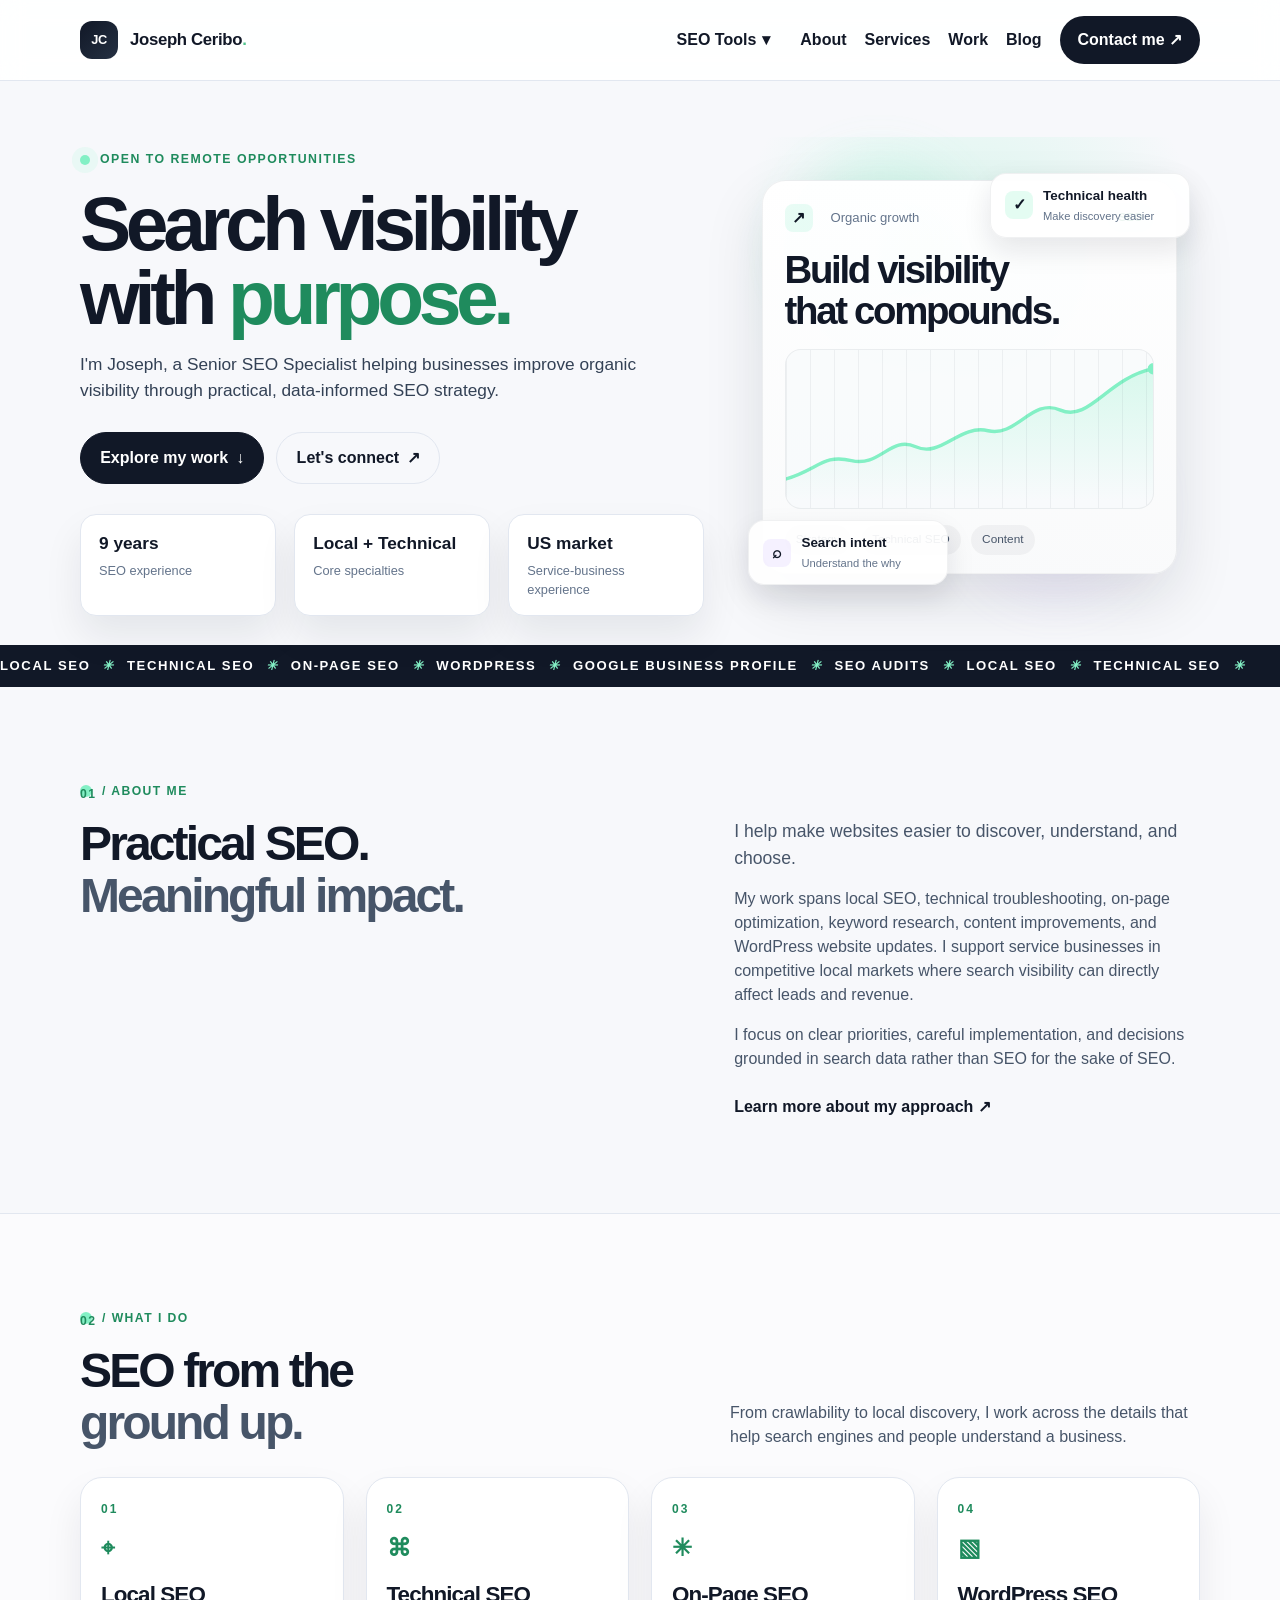
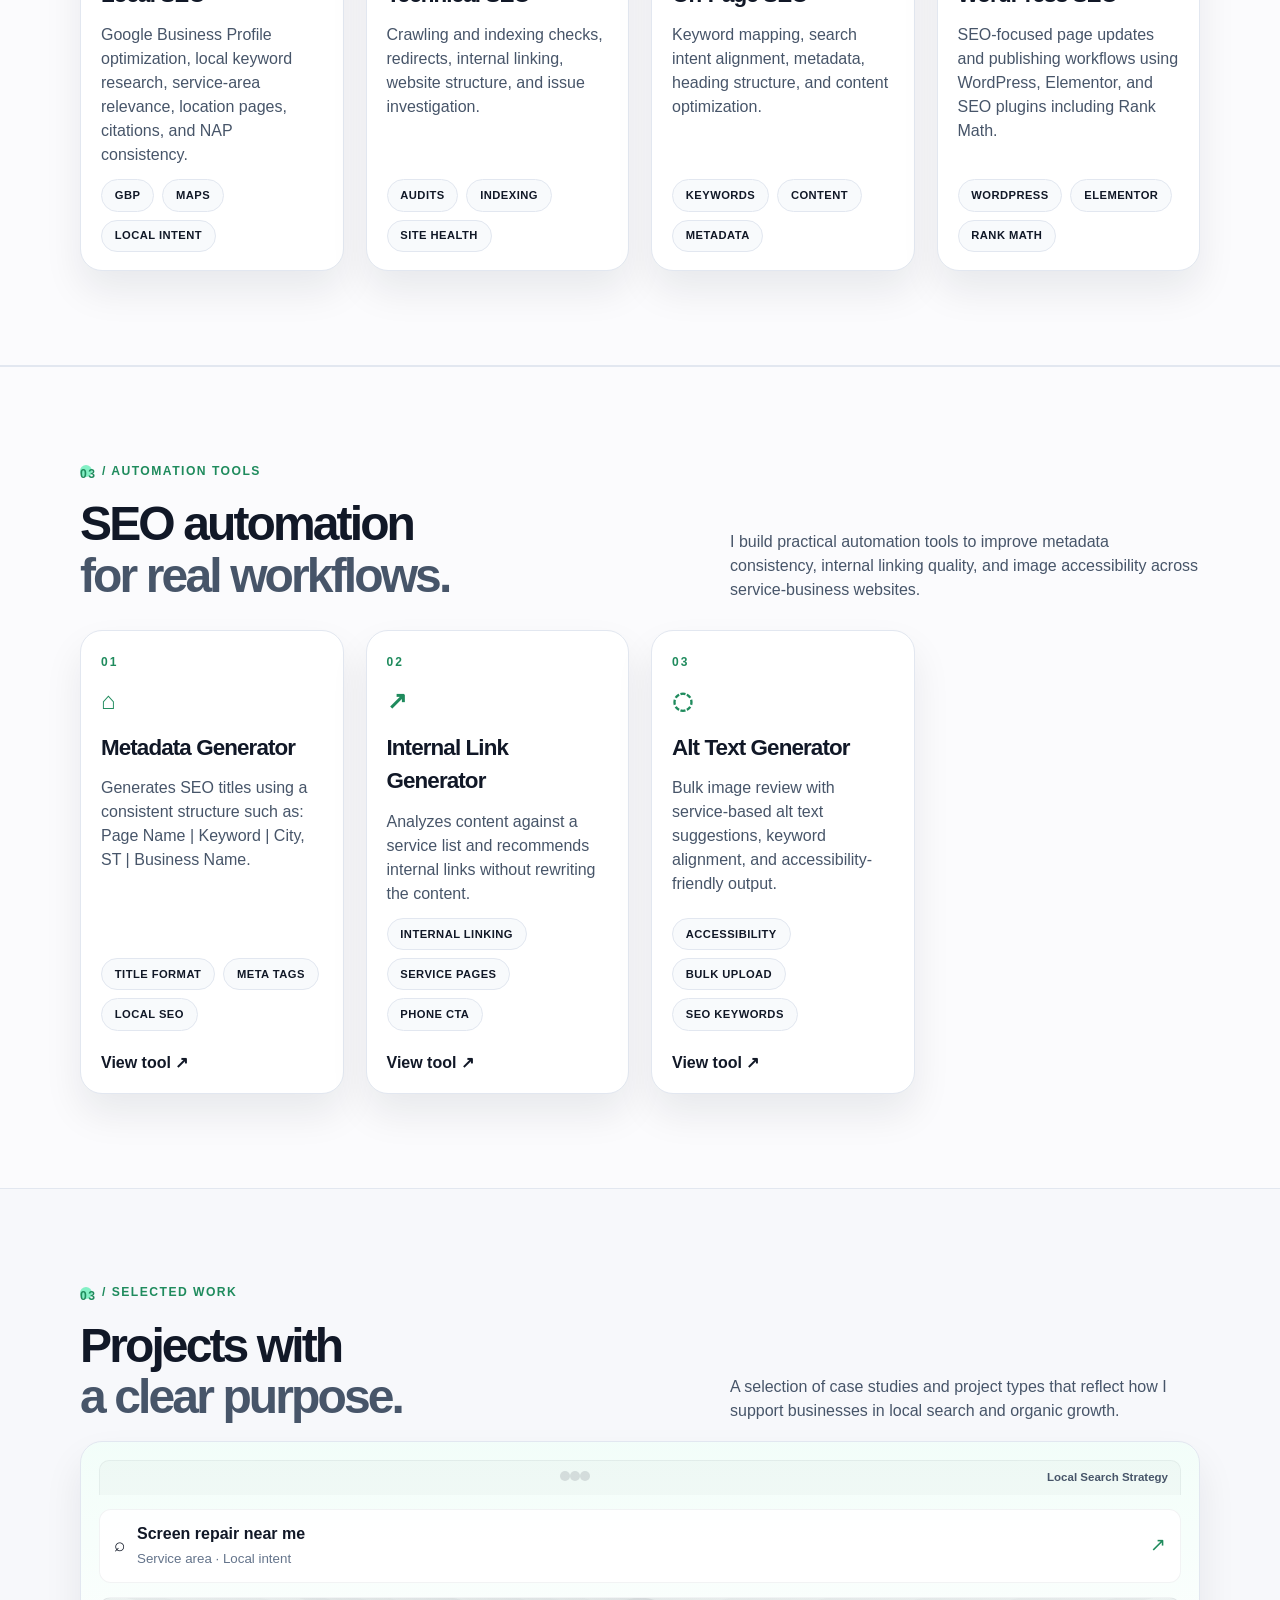
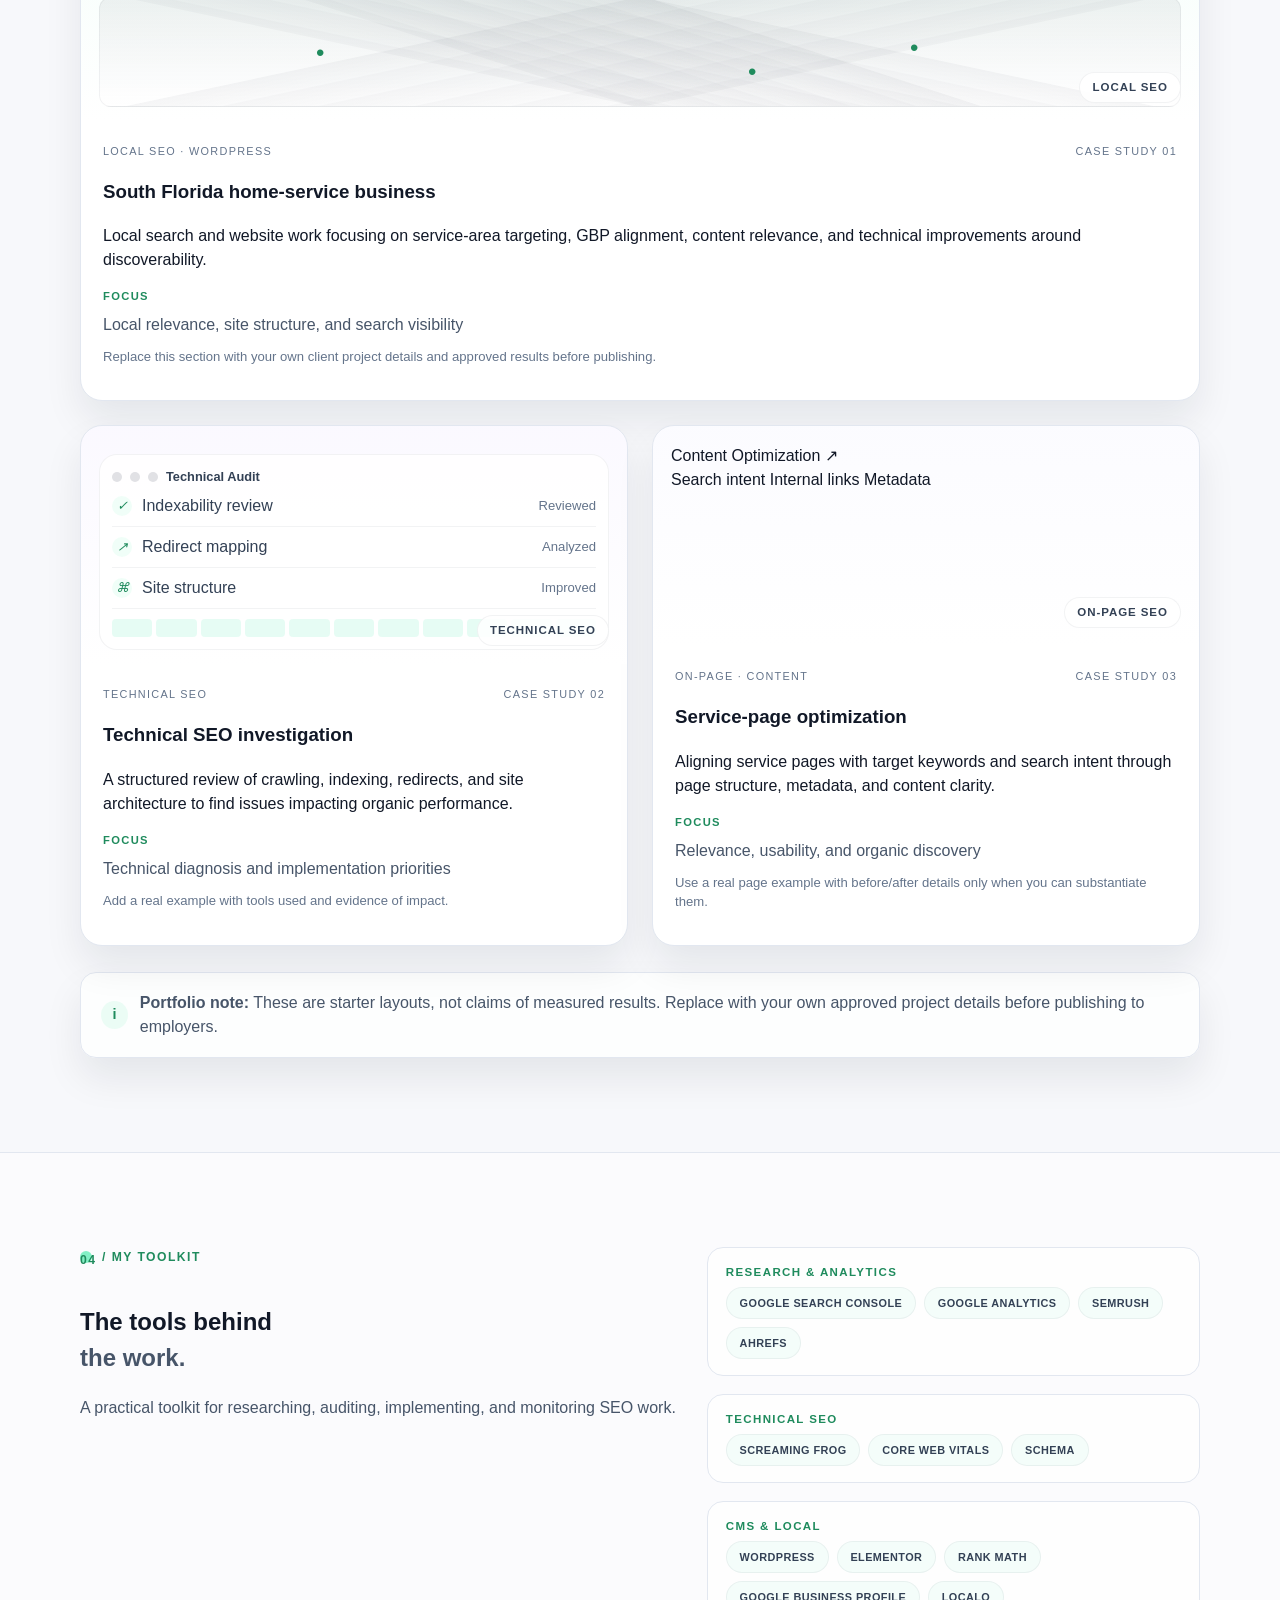
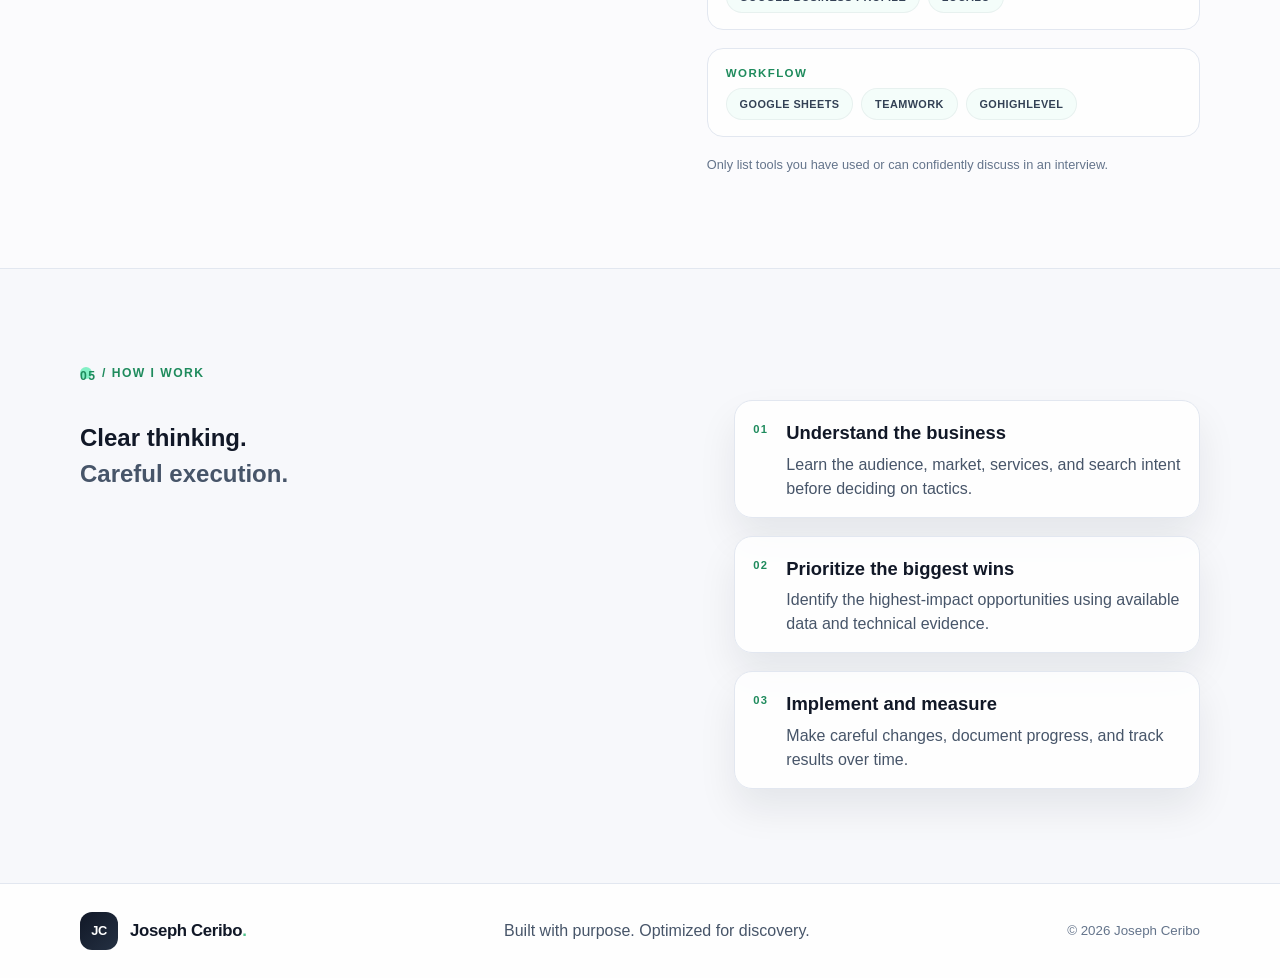
<file: index.html>
<!doctype html>
<html lang="en">
<head>
  <meta charset="utf-8">
  <meta name="viewport" content="width=device-width, initial-scale=1">
  <title>Joseph Ceribo | Senior SEO Specialist</title>
  <meta name="description" content="SEO specialist helping service businesses improve search visibility, local rankings, and technical SEO performance.">
  <meta name="robots" content="index,follow">
  <meta name="theme-color" content="#f7f8fb">
  <link rel="canonical" href="https://josephceriboph.github.io/portfolio/">
  <link rel="stylesheet" href="styles.css">
  <meta name="google-site-verification" content="BBmr2rqF0R0_HGZOAaa1yqTRAuO1mBvnpFuvZhjF_6Q" />
</head>
<body>
  <header class="site-header">
    <nav class="nav container" aria-label="Main navigation">
      <a class="brand" href="index.html" aria-label="Joseph Ceribo home">
        <span class="brand-mark">JC</span>
        <span>Joseph Ceribo<span class="brand-dot">.</span></span>
      </a>

      <button class="menu-toggle" aria-expanded="false" aria-controls="nav-links" aria-label="Toggle navigation">
        <span></span>
        <span></span>
        <span></span>
      </button>

      <div class="nav-links" id="nav-links">
        <div class="nav-dropdown">
          <button class="nav-dropdown-toggle" type="button" aria-expanded="false" aria-controls="seo-tools-menu">
            SEO Tools <span aria-hidden="true">▾</span>
          </button>
          <div class="nav-dropdown-menu" id="seo-tools-menu">
            <a href="seo-tools/index.html">SEO Tools Hub</a>
            <a href="seo-tools/metadata-generator.html">Metadata Generator</a>
            <a href="seo-tools/internal-link-generator.html">Internal Link Generator</a>
            <a href="seo-tools/alt-text-generator.html">Alt Text Generator</a>
          </div>
        </div>

        <a href="about.html">About</a>
        <a href="services.html">Services</a>
        <a href="work.html">Work</a>
        <a href="blog.html">Blog</a>
        <a href="contact.html" class="nav-cta">Contact me <span aria-hidden="true">↗</span></a>
      </div>
    </nav>
  </header>

  <main>
    <section class="hero section">
      <div class="container hero-grid">
        <div class="hero-copy">
          <p class="eyebrow"><span class="status-dot"></span> Open to remote opportunities</p>
          <h1>Search visibility<br>with <span class="gradient-text">purpose.</span></h1>
          <p class="hero-intro">I'm Joseph, a Senior SEO Specialist helping businesses improve organic visibility through practical, data-informed SEO strategy.</p>

          <div class="hero-actions">
            <a class="button button-primary" href="work.html">Explore my work <span aria-hidden="true">↓</span></a>
            <a class="button button-ghost" href="contact.html">Let's connect <span aria-hidden="true">↗</span></a>
          </div>

          <div class="hero-proof">
            <div>
              <strong>9 years</strong>
              <span>SEO experience</span>
            </div>
            <div>
              <strong>Local + Technical</strong>
              <span>Core specialties</span>
            </div>
            <div>
              <strong>US market</strong>
              <span>Service-business experience</span>
            </div>
          </div>
        </div>

        <div class="hero-visual" aria-label="SEO strategy illustration">
          <div class="orb orb-one"></div>
          <div class="orb orb-two"></div>

          <div class="visual-card card-main">
            <div class="visual-top">
              <span class="mini-icon">↗</span>
              <span class="tiny-label">Organic growth</span>
              <span class="live-pill">SEO</span>
            </div>

            <div class="visual-heading">Build visibility<br>that compounds.</div>

            <div class="chart">
              <div class="chart-grid"></div>
              <svg viewBox="0 0 320 125" role="img" aria-label="Decorative upward trend line">
                <defs>
                  <linearGradient id="lineFill" x1="0" x2="0" y1="0" y2="1">
                    <stop offset="0%" stop-color="#83f0c5" stop-opacity=".28"/>
                    <stop offset="100%" stop-color="#83f0c5" stop-opacity="0"/>
                  </linearGradient>
                </defs>
                <path d="M0 106 C28 98 32 84 57 90 S91 68 113 78 S151 58 176 64 S214 35 239 46 S280 18 320 10 L320 125 L0 125Z" fill="url(#lineFill)"/>
                <path d="M0 106 C28 98 32 84 57 90 S91 68 113 78 S151 58 176 64 S214 35 239 46 S280 18 320 10" fill="none" stroke="#83f0c5" stroke-width="3" stroke-linecap="round"/>
                <circle cx="320" cy="10" r="5" fill="#83f0c5"/>
              </svg>
            </div>

            <div class="visual-bottom">
              <span>Strategy</span>
              <span>Technical SEO</span>
              <span>Content</span>
            </div>
          </div>

          <div class="floating-chip chip-a">
            <span class="chip-icon">⌕</span>
            <span><b>Search intent</b><small>Understand the why</small></span>
          </div>

          <div class="floating-chip chip-b">
            <span class="chip-icon chip-icon-green">✓</span>
            <span><b>Technical health</b><small>Make discovery easier</small></span>
          </div>

          <div class="hero-glow"></div>
        </div>
      </div>
    </section>

    <div class="ticker" aria-label="Areas of expertise">
      <div class="ticker-track">
        <span>LOCAL SEO</span><i>✳</i>
        <span>TECHNICAL SEO</span><i>✳</i>
        <span>ON-PAGE SEO</span><i>✳</i>
        <span>WORDPRESS</span><i>✳</i>
        <span>GOOGLE BUSINESS PROFILE</span><i>✳</i>
        <span>SEO AUDITS</span><i>✳</i>
        <span>LOCAL SEO</span><i>✳</i>
        <span>TECHNICAL SEO</span><i>✳</i>
      </div>
    </div>

    <section class="section container" id="about">
      <div class="section-kicker"><span>01</span> / About me</div>
      <div class="about-grid">
        <div>
          <h2>Practical SEO.<br><span class="muted-heading">Meaningful impact.</span></h2>
        </div>

        <div class="about-content">
          <p class="lead">I help make websites easier to discover, understand, and choose.</p>
          <p>My work spans local SEO, technical troubleshooting, on-page optimization, keyword research, content improvements, and WordPress website updates. I support service businesses in competitive local markets where search visibility can directly affect leads and revenue.</p>
          <p>I focus on clear priorities, careful implementation, and decisions grounded in search data rather than SEO for the sake of SEO.</p>
          <a class="text-link" href="about.html">Learn more about my approach <span>↗</span></a>
        </div>
      </div>
    </section>

    <section class="section section-alt" id="expertise">
      <div class="container">
        <div class="section-kicker"><span>02</span> / What I do</div>
        <div class="section-heading-row">
          <h2>SEO from the<br><span class="muted-heading">ground up.</span></h2>
          <p>From crawlability to local discovery, I work across the details that help search engines and people understand a business.</p>
        </div>

        <div class="expertise-grid">
          <article class="skill-card">
            <div class="skill-number">01</div>
            <div class="skill-icon">⌖</div>
            <h3>Local SEO</h3>
            <p>Google Business Profile optimization, local keyword research, service-area relevance, location pages, citations, and NAP consistency.</p>
            <div class="skill-tags">
              <span>GBP</span>
              <span>Maps</span>
              <span>Local intent</span>
            </div>
          </article>

          <article class="skill-card">
            <div class="skill-number">02</div>
            <div class="skill-icon">⌘</div>
            <h3>Technical SEO</h3>
            <p>Crawling and indexing checks, redirects, internal linking, website structure, and issue investigation.</p>
            <div class="skill-tags">
              <span>Audits</span>
              <span>Indexing</span>
              <span>Site health</span>
            </div>
          </article>

          <article class="skill-card">
            <div class="skill-number">03</div>
            <div class="skill-icon">✳</div>
            <h3>On-Page SEO</h3>
            <p>Keyword mapping, search intent alignment, metadata, heading structure, and content optimization.</p>
            <div class="skill-tags">
              <span>Keywords</span>
              <span>Content</span>
              <span>Metadata</span>
            </div>
          </article>

          <article class="skill-card">
            <div class="skill-number">04</div>
            <div class="skill-icon">▧</div>
            <h3>WordPress SEO</h3>
            <p>SEO-focused page updates and publishing workflows using WordPress, Elementor, and SEO plugins including Rank Math.</p>
            <div class="skill-tags">
              <span>WordPress</span>
              <span>Elementor</span>
              <span>Rank Math</span>
            </div>
          </article>
        </div>
      </div>
    </section>

    <section class="section section-alt" id="seo-tools">
      <div class="container">
        <div class="section-kicker"><span>03</span> / Automation tools</div>

        <div class="section-heading-row">
          <h2>SEO automation<br><span class="muted-heading">for real workflows.</span></h2>
          <p>I build practical automation tools to improve metadata consistency, internal linking quality, and image accessibility across service-business websites.</p>
        </div>

        <div class="expertise-grid">
          <article class="skill-card">
            <div class="skill-number">01</div>
            <div class="skill-icon">⌂</div>
            <h3>Metadata Generator</h3>
            <p>Generates SEO titles using a consistent structure such as: Page Name | Keyword | City, ST | Business Name.</p>
            <div class="skill-tags">
              <span>Title format</span>
              <span>Meta tags</span>
              <span>Local SEO</span>
            </div>
            <a class="text-link" href="seo-tools/index.html">View tool <span>↗</span></a>
          </article>

          <article class="skill-card">
            <div class="skill-number">02</div>
            <div class="skill-icon">↗</div>
            <h3>Internal Link Generator</h3>
            <p>Analyzes content against a service list and recommends internal links without rewriting the content.</p>
            <div class="skill-tags">
              <span>Internal linking</span>
              <span>Service pages</span>
              <span>Phone CTA</span>
            </div>
            <a class="text-link" href="seo-tools/internal-link-generator.html">View tool <span>↗</span></a>
          </article>

          <article class="skill-card">
            <div class="skill-number">03</div>
            <div class="skill-icon">◌</div>
            <h3>Alt Text Generator</h3>
            <p>Bulk image review with service-based alt text suggestions, keyword alignment, and accessibility-friendly output.</p>
            <div class="skill-tags">
              <span>Accessibility</span>
              <span>Bulk upload</span>
              <span>SEO keywords</span>
            </div>
            <a class="text-link" href="seo-tools/alt-text-generator.html">View tool <span>↗</span></a>
          </article>
        </div>
      </div>
    </section>

    <section class="section container" id="work">
      <div class="section-kicker"><span>03</span> / Selected work</div>
      <div class="section-heading-row">
        <h2>Projects with<br><span class="muted-heading">a clear purpose.</span></h2>
        <p>A selection of case studies and project types that reflect how I support businesses in local search and organic growth.</p>
      </div>

      <div class="work-grid">
        <article class="work-card work-featured">
          <div class="work-visual visual-local">
            <div class="browser-bar">
              <div class="browser-dots">
                <span></span><span></span><span></span>
              </div>
              <div>Local Search Strategy</div>
            </div>

            <div class="mock-search">
              <span>⌕</span>
              <div>
                <b>Screen repair near me</b>
                <small>Service area · Local intent</small>
              </div>
              <span class="search-arrow">↗</span>
            </div>

            <div class="mock-map">
              <div class="map-line line-1"></div>
              <div class="map-line line-2"></div>
              <div class="map-line line-3"></div>
              <div class="map-pin pin-1">•</div>
              <div class="map-pin pin-2">•</div>
              <div class="map-pin pin-3">•</div>
            </div>

            <span class="visual-label">Local SEO</span>
          </div>

          <div class="work-info">
            <div class="work-meta">
              <span>Local SEO · WordPress</span>
              <span>Case Study 01</span>
            </div>
            <h3>South Florida home-service business</h3>
            <p>Local search and website work focusing on service-area targeting, GBP alignment, content relevance, and technical improvements around discoverability.</p>

            <div class="work-outcome">
              <b>Focus</b>
              <span>Local relevance, site structure, and search visibility</span>
            </div>

            <p class="case-note">Replace this section with your own client project details and approved results before publishing.</p>
          </div>
        </article>

        <article class="work-card">
          <div class="work-visual visual-tech">
            <div class="tech-window">
              <div class="tech-window-head">
                <span></span><span></span><span></span>
                <b>Technical Audit</b>
              </div>

              <div class="audit-row">
                <i class="audit-check">✓</i>
                <span>Indexability review</span>
                <em>Reviewed</em>
              </div>

              <div class="audit-row">
                <i class="audit-check">↗</i>
                <span>Redirect mapping</span>
                <em>Analyzed</em>
              </div>

              <div class="audit-row">
                <i class="audit-check">⌘</i>
                <span>Site structure</span>
                <em>Improved</em>
              </div>

              <div class="audit-bars">
                <span></span><span></span><span></span><span></span><span></span><span></span><span></span><span></span><span></span><span></span><span></span>
              </div>
            </div>
            <span class="visual-label">Technical SEO</span>
          </div>

          <div class="work-info">
            <div class="work-meta">
              <span>Technical SEO</span>
              <span>Case Study 02</span>
            </div>
            <h3>Technical SEO investigation</h3>
            <p>A structured review of crawling, indexing, redirects, and site architecture to find issues impacting organic performance.</p>

            <div class="work-outcome">
              <b>Focus</b>
              <span>Technical diagnosis and implementation priorities</span>
            </div>

            <p class="case-note">Add a real example with tools used and evidence of impact.</p>
          </div>
        </article>

        <article class="work-card">
          <div class="work-visual visual-content">
            <div class="content-sheet">
              <div class="sheet-top">
                <span>Content Optimization</span>
                <span>↗</span>
              </div>
              <div class="sheet-title"></div>
              <div class="sheet-line wide"></div>
              <div class="sheet-line"></div>
              <div class="sheet-line medium"></div>
              <div class="sheet-highlight"></div>
              <div class="sheet-line wide"></div>
              <div class="sheet-line medium"></div>

              <div class="sheet-tags">
                <span>Search intent</span>
                <span>Internal links</span>
                <span>Metadata</span>
              </div>
            </div>
            <span class="visual-label">On-Page SEO</span>
          </div>

          <div class="work-info">
            <div class="work-meta">
              <span>On-page · Content</span>
              <span>Case Study 03</span>
            </div>
            <h3>Service-page optimization</h3>
            <p>Aligning service pages with target keywords and search intent through page structure, metadata, and content clarity.</p>

            <div class="work-outcome">
              <b>Focus</b>
              <span>Relevance, usability, and organic discovery</span>
            </div>

            <p class="case-note">Use a real page example with before/after details only when you can substantiate them.</p>
          </div>
        </article>
      </div>

      <div class="portfolio-note">
        <span class="note-icon">i</span>
        <p><strong>Portfolio note:</strong> These are starter layouts, not claims of measured results. Replace with your own approved project details before publishing to employers.</p>
      </div>
    </section>

    <section class="section section-alt" id="toolkit">
      <div class="container toolkit-layout">
        <div>
          <div class="section-kicker"><span>04</span> / My toolkit</div>
          <h2>The tools behind<br><span class="muted-heading">the work.</span></h2>
          <p class="toolkit-intro">A practical toolkit for researching, auditing, implementing, and monitoring SEO work.</p>
        </div>

        <div class="tool-list">
          <div class="tool-row">
            <span class="tool-category">Research & Analytics</span>
            <div class="tool-pills">
              <span>Google Search Console</span>
              <span>Google Analytics</span>
              <span>Semrush</span>
              <span>Ahrefs</span>
            </div>
          </div>

          <div class="tool-row">
            <span class="tool-category">Technical SEO</span>
            <div class="tool-pills">
              <span>Screaming Frog</span>
              <span>Core Web Vitals</span>
              <span>Schema</span>
            </div>
          </div>

          <div class="tool-row">
            <span class="tool-category">CMS & Local</span>
            <div class="tool-pills">
              <span>WordPress</span>
              <span>Elementor</span>
              <span>Rank Math</span>
              <span>Google Business Profile</span>
              <span>Localo</span>
            </div>
          </div>

          <div class="tool-row">
            <span class="tool-category">Workflow</span>
            <div class="tool-pills">
              <span>Google Sheets</span>
              <span>Teamwork</span>
              <span>GoHighLevel</span>
            </div>
          </div>

          <p class="tool-disclaimer">Only list tools you have used or can confidently discuss in an interview.</p>
        </div>
      </div>
    </section>

    <section class="section container" id="approach">
      <div class="section-kicker"><span>05</span> / How I work</div>
      <div class="approach-grid">
        <div>
          <h2>Clear thinking.<br><span class="muted-heading">Careful execution.</span></h2>
        </div>

        <div class="approach-steps">
          <div class="approach-step">
            <span>01</span>
            <div>
              <h3>Understand the business</h3>
              <p>Learn the audience, market, services, and search intent before deciding on tactics.</p>
            </div>
          </div>

          <div class="approach-step">
            <span>02</span>
            <div>
              <h3>Prioritize the biggest wins</h3>
              <p>Identify the highest-impact opportunities using available data and technical evidence.</p>
            </div>
          </div>

          <div class="approach-step">
            <span>03</span>
            <div>
              <h3>Implement and measure</h3>
              <p>Make careful changes, document progress, and track results over time.</p>
            </div>
          </div>
        </div>
      </div>
    </section>
  </main>

  <footer class="footer">
    <div class="container footer-inner">
      <a class="brand" href="index.html">
        <span class="brand-mark">JC</span>
        <span>Joseph Ceribo<span class="brand-dot">.</span></span>
      </a>

      <p>Built with purpose. Optimized for discovery.</p>
      <small>© <span id="year">2026</span> Joseph Ceribo</small>
    </div>
  </footer>

  <script src="script.js"></script>
</body>
</html>
</file>
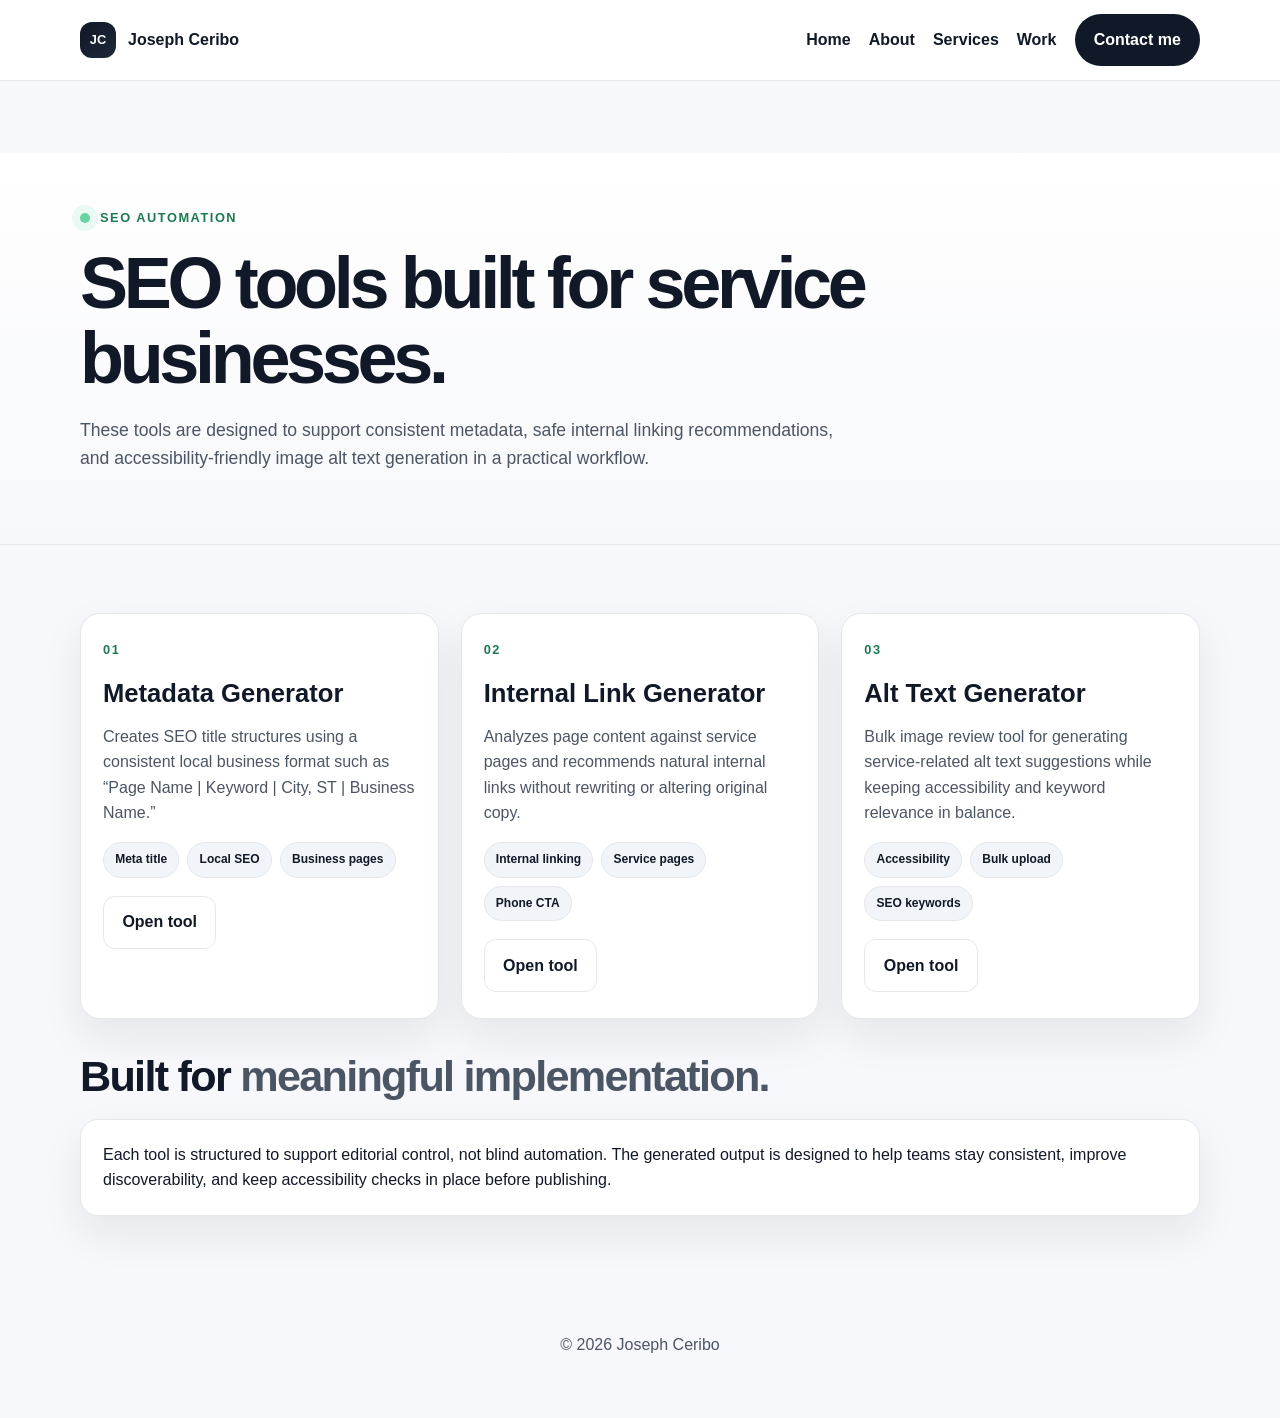
<file: seo-tools/index.html>
<!doctype html>
<html lang="en">
<head>
  <meta charset="utf-8">
  <meta name="viewport" content="width=device-width, initial-scale=1">
  <title>SEO Tools | Joseph Ceribo</title>
  <meta name="description" content="SEO automation tools for metadata generation, internal linking, and image alt text recommendations.">
  <meta name="robots" content="index,follow">
  <meta name="theme-color" content="#f7f8fb">
  <link rel="canonical" href="https://josephceriboph.github.io/portfolio/seo-tools/index.html">
  <style>
    :root {
      --bg: #f7f8fb;
      --panel: #ffffff;
      --panel-alt: #f1f5f9;
      --border: #e5e7eb;
      --text: #111827;
      --muted: #4b5563;
      --green: #67d4a3;
      --green-dark: #1d7a51;
      --shadow: 0 18px 42px rgba(15, 23, 42, 0.08);
    }

    * {
      box-sizing: border-box;
    }

    html {
      scroll-behavior: smooth;
    }

    body {
      margin: 0;
      font-family: Arial, Helvetica, sans-serif;
      background: var(--bg);
      color: var(--text);
      line-height: 1.6;
    }

    a {
      color: inherit;
      text-decoration: none;
    }

    .container {
      width: min(1120px, calc(100% - 32px));
      margin: 0 auto;
    }

    .header {
      background: rgba(255,255,255,0.9);
      backdrop-filter: blur(12px);
      border-bottom: 1px solid var(--border);
      position: sticky;
      top: 0;
      z-index: 20;
    }

    .nav {
      display: flex;
      justify-content: space-between;
      align-items: center;
      min-height: 80px;
      gap: 24px;
    }

    .brand {
      display: inline-flex;
      align-items: center;
      gap: 12px;
      text-decoration: none;
      font-weight: 700;
      color: var(--text);
    }

    .brand-mark {
      display: inline-flex;
      width: 36px;
      height: 36px;
      border-radius: 12px;
      background: linear-gradient(135deg, #111827, #1f2937);
      color: white;
      align-items: center;
      justify-content: center;
      font-size: 0.8rem;
      font-weight: 700;
    }

    .nav-links {
      display: flex;
      align-items: center;
      gap: 18px;
      flex-wrap: wrap;
    }

    .nav-links a {
      text-decoration: none;
      color: var(--text);
      font-weight: 600;
    }

    .nav-cta {
      background: #111827;
      color: #fff !important;
      padding: 0.8rem 1.2rem;
      border-radius: 999px;
    }

    .menu-toggle {
      display: none;
    }

    .page-wrap {
      padding: 72px 0 80px;
    }

    .hero {
      background: linear-gradient(180deg, #ffffff 0%, #f7f8fb 100%);
      border-bottom: 1px solid var(--border);
      padding: 52px 0 44px;
    }

    .eyebrow {
      display: inline-flex;
      align-items: center;
      gap: 10px;
      font-size: 0.8rem;
      letter-spacing: 0.12em;
      text-transform: uppercase;
      color: var(--green-dark);
      font-weight: 700;
      margin-bottom: 18px;
    }

    .status-dot {
      width: 10px;
      height: 10px;
      border-radius: 50%;
      background: var(--green);
      box-shadow: 0 0 0 8px rgba(103, 212, 163, 0.12);
      display: inline-block;
    }

    h1 {
      font-size: clamp(2.3rem, 6vw, 4.5rem);
      line-height: 1.04;
      letter-spacing: -0.06em;
      margin: 0 0 20px;
    }

    .lead {
      font-size: 1.1rem;
      color: var(--muted);
      max-width: 760px;
      margin-bottom: 28px;
    }

    .tool-grid {
      display: grid;
      grid-template-columns: repeat(3, minmax(0, 1fr));
      gap: 22px;
      margin-top: 34px;
    }

    .tool-card {
      background: var(--panel);
      border: 1px solid var(--border);
      border-radius: 20px;
      padding: 26px 22px;
      box-shadow: var(--shadow);
    }

    .tool-number {
      color: var(--green-dark);
      font-size: 0.8rem;
      letter-spacing: 0.12em;
      text-transform: uppercase;
      font-weight: 700;
      margin-bottom: 12px;
    }

    .tool-card h3 {
      margin: 0 0 10px;
      font-size: 1.6rem;
    }

    .tool-card p {
      margin: 0 0 16px;
      color: var(--muted);
    }

    .tags {
      display: flex;
      flex-wrap: wrap;
      gap: 8px;
      margin-bottom: 18px;
    }

    .tags span {
      display: inline-block;
      background: var(--panel-alt);
      border: 1px solid var(--border);
      border-radius: 999px;
      padding: 0.45rem 0.7rem;
      font-size: 0.75rem;
      font-weight: 700;
      color: var(--text);
    }

    .button-link {
      display: inline-block;
      text-decoration: none;
      font-weight: 700;
      color: var(--text);
      border: 1px solid var(--border);
      background: #fff;
      padding: 0.8rem 1.15rem;
      border-radius: 12px;
      transition: 0.2s ease;
    }

    .button-link:hover {
      transform: translateY(-1px);
    }

    .section {
      padding: 34px 0 0;
    }

    .section h2 {
      font-size: clamp(1.8rem, 4vw, 2.7rem);
      margin: 0 0 18px;
      line-height: 1.1;
      letter-spacing: -0.04em;
    }

    .muted-heading {
      color: var(--muted);
    }

    .info-box {
      background: #fff;
      border: 1px solid var(--border);
      border-radius: 18px;
      padding: 22px;
      box-shadow: var(--shadow);
    }

    .footer {
      padding: 36px 0 60px;
      color: var(--muted);
      text-align: center;
    }

    @media (max-width: 900px) {
      .tool-grid {
        grid-template-columns: 1fr;
      }
    }

    @media (max-width: 820px) {
      .nav {
        display: flex;
        align-items: center;
        justify-content: space-between;
        gap: 12px;
        flex-wrap: wrap;
        padding: 12px 0 14px;
      }

      .menu-toggle {
        display: block;
        width: 42px;
        height: 42px;
        border: 1px solid var(--border);
        border-radius: 10px;
        background: #fff;
        cursor: pointer;
        position: relative;
      }

      .menu-toggle span {
        display: block;
        width: 18px;
        height: 2px;
        margin: 0 auto 5px;
        background: var(--text);
      }

      .menu-toggle span:last-child {
        margin-bottom: 0;
      }

      .menu-toggle[aria-expanded="true"] {
        border-color: var(--text);
      }

      .nav-links {
        display: none;
        width: 100%;
        flex-direction: column;
        align-items: flex-start;
        padding-top: 6px;
      }

      .nav-links.is-open {
        display: flex;
      }

      .nav-links a,
      .nav-cta {
        width: 100%;
      }

      .nav-cta {
        display: inline-flex;
        justify-content: center;
        align-items: center;
        text-align: center;
      }
    }
  </style>
</head>
<body>
  <header class="header">
    <div class="container nav">
      <a class="brand" href="../index.html">
        <span class="brand-mark">JC</span>
        <span>Joseph Ceribo</span>
      </a>

      <button class="menu-toggle" aria-expanded="false" aria-controls="nav-links" aria-label="Toggle navigation">
        <span></span>
        <span></span>
        <span></span>
      </button>

      <nav class="nav-links" id="nav-links" aria-label="Main navigation">
        <a href="../index.html">Home</a>
        <a href="../about.html">About</a>
        <a href="../services.html">Services</a>
        <a href="../work.html">Work</a>
        <a href="../contact.html" class="nav-cta">Contact me</a>
      </nav>
    </div>
  </header>

  <main class="page-wrap">
    <section class="hero">
      <div class="container">
        <div class="eyebrow"><span class="status-dot"></span> SEO Automation</div>
        <h1>SEO tools built for service businesses.</h1>
        <p class="lead">
          These tools are designed to support consistent metadata, safe internal linking recommendations, and accessibility-friendly image alt text generation in a practical workflow.
        </p>
      </div>
    </section>

    <section class="section">
      <div class="container">
        <div class="tool-grid">
          <article class="tool-card">
            <div class="tool-number">01</div>
            <h3>Metadata Generator</h3>
            <p>Creates SEO title structures using a consistent local business format such as “Page Name | Keyword | City, ST | Business Name.”</p>
            <div class="tags">
              <span>Meta title</span>
              <span>Local SEO</span>
              <span>Business pages</span>
            </div>
            <a href="metadata-generator.html" class="button-link">Open tool</a>
          </article>

          <article class="tool-card">
            <div class="tool-number">02</div>
            <h3>Internal Link Generator</h3>
            <p>Analyzes page content against service pages and recommends natural internal links without rewriting or altering original copy.</p>
            <div class="tags">
              <span>Internal linking</span>
              <span>Service pages</span>
              <span>Phone CTA</span>
            </div>
            <a href="internal-link-generator.html" class="button-link">Open tool</a>
          </article>

          <article class="tool-card">
            <div class="tool-number">03</div>
            <h3>Alt Text Generator</h3>
            <p>Bulk image review tool for generating service-related alt text suggestions while keeping accessibility and keyword relevance in balance.</p>
            <div class="tags">
              <span>Accessibility</span>
              <span>Bulk upload</span>
              <span>SEO keywords</span>
            </div>
            <a href="alt-text-generator.html" class="button-link">Open tool</a>
          </article>
        </div>
      </div>
    </section>

    <section class="section">
      <div class="container">
        <h2>Built for <span class="muted-heading">meaningful implementation.</span></h2>
        <div class="info-box">
          Each tool is structured to support editorial control, not blind automation. The generated output is designed to help teams stay consistent, improve discoverability, and keep accessibility checks in place before publishing.
        </div>
      </div>
    </section>
  </main>

  <footer class="footer">
    <div class="container">
      © 2026 Joseph Ceribo
    </div>
  </footer>

  <script>
    const menuToggle = document.querySelector(".menu-toggle");
    const navLinks = document.querySelector(".nav-links");

    if (menuToggle && navLinks) {
      menuToggle.addEventListener("click", function () {
        const isOpen = navLinks.classList.toggle("is-open");
        menuToggle.setAttribute("aria-expanded", String(isOpen));
      });
    }
  </script>
</body>
</html>
</file>
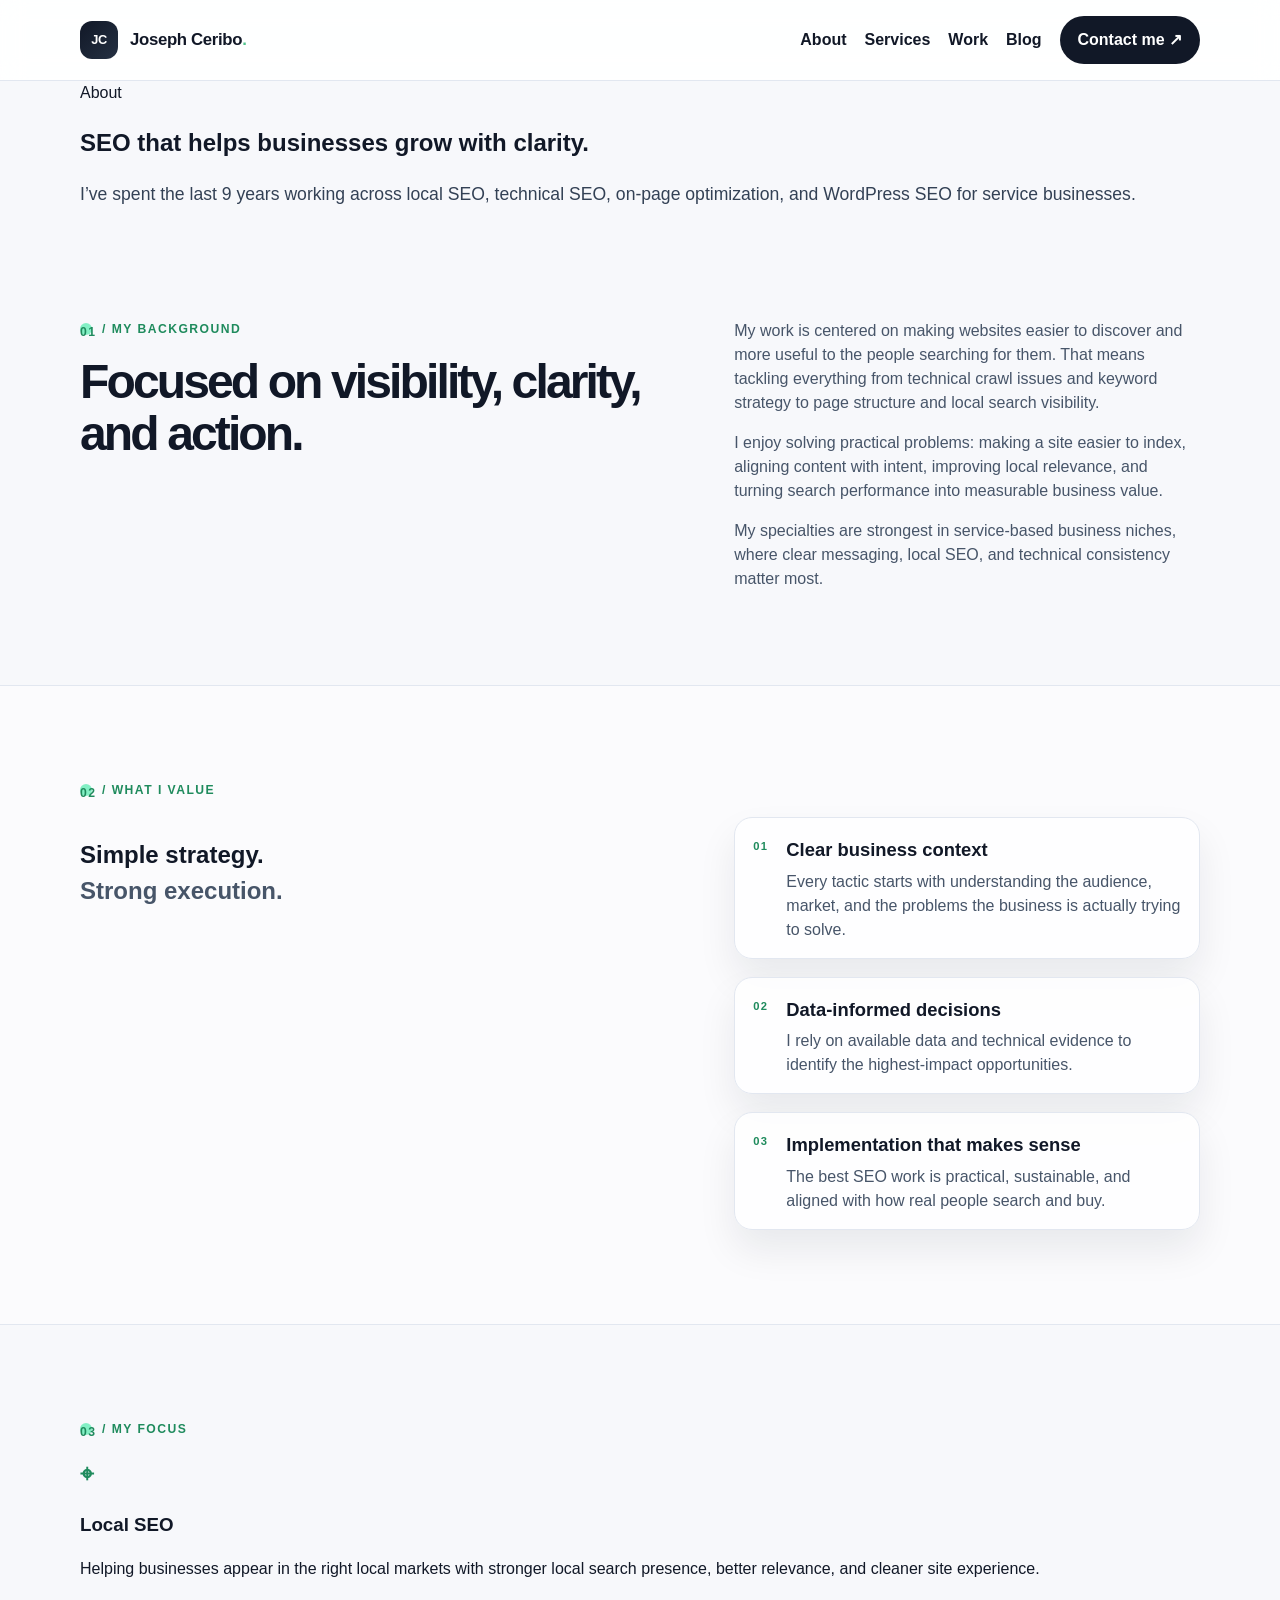
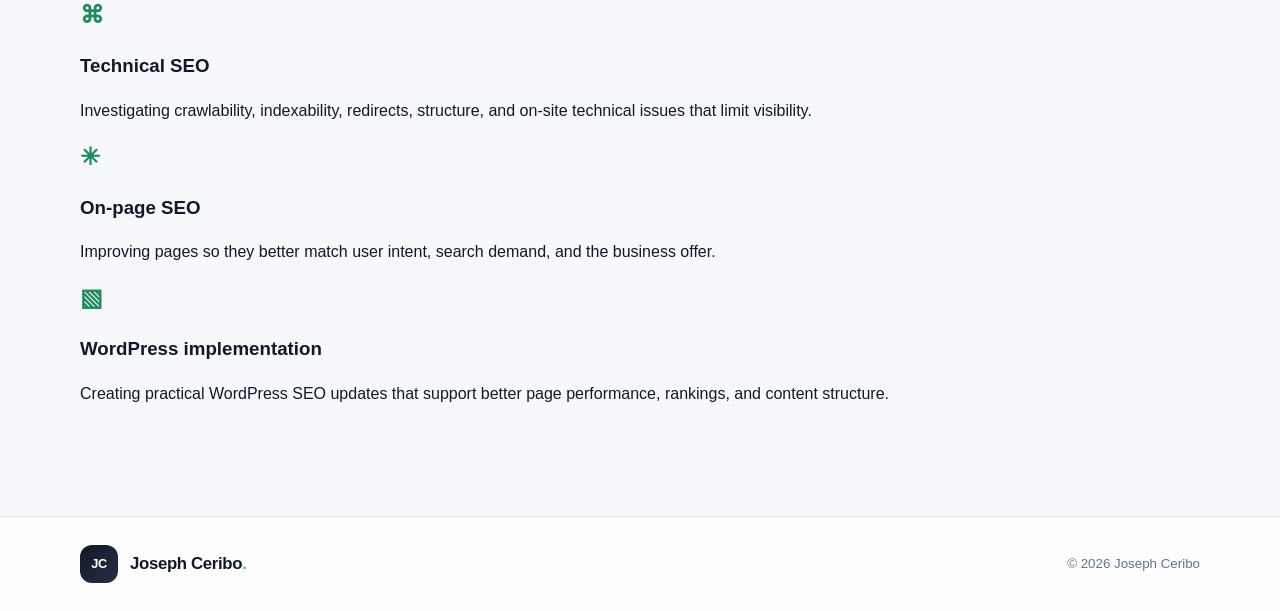
<file: about.html>
<!doctype html>
<html lang="en">
<head>
  <meta charset="utf-8">
  <meta name="viewport" content="width=device-width, initial-scale=1">
  <title>About | Joseph Ceribo</title>
  <meta name="description" content="Learn more about Joseph Ceribo, a senior SEO specialist focused on local SEO, technical SEO, and practical growth strategy.">
  <link rel="stylesheet" href="styles.css">
</head>
<body>
  <header class="site-header">
    <nav class="nav container" aria-label="Main navigation">
      <a class="brand" href="index.html">
        <span class="brand-mark">JC</span>
        <span>Joseph Ceribo<span class="brand-dot">.</span></span>
      </a>

      <button class="menu-toggle" aria-expanded="false" aria-controls="nav-links" aria-label="Toggle navigation">
        <span></span><span></span><span></span>
      </button>

      <div class="nav-links" id="nav-links">
        <a class="active" href="about.html">About</a>
        <a href="services.html">Services</a>
        <a href="work.html">Work</a>
        <a href="blog.html">Blog</a>
        <a href="contact.html" class="nav-cta">Contact me <span aria-hidden="true">↗</span></a>
      </div>
    </nav>
  </header>

  <main>
    <section class="page-header">
      <div class="container">
        <div class="page-header-card">
          <div class="page-header-grid">
            <div>
              <span class="page-badge">About</span>
              <h1>SEO that helps businesses grow with clarity.</h1>
            </div>

            <div>
              <p class="lead">I’ve spent the last 9 years working across local SEO, technical SEO, on-page optimization, and WordPress SEO for service businesses.</p>
            </div>
          </div>
        </div>
      </div>
    </section>

    <section class="section container">
      <div class="about-grid">
        <div>
          <div class="section-kicker"><span>01</span> / My background</div>
          <h2>Focused on visibility, clarity, and action.</h2>
        </div>

        <div class="about-content">
          <p>My work is centered on making websites easier to discover and more useful to the people searching for them. That means tackling everything from technical crawl issues and keyword strategy to page structure and local search visibility.</p>
          <p>I enjoy solving practical problems: making a site easier to index, aligning content with intent, improving local relevance, and turning search performance into measurable business value.</p>
          <p>My specialties are strongest in service-based business niches, where clear messaging, local SEO, and technical consistency matter most.</p>
        </div>
      </div>
    </section>

    <section class="section section-alt">
      <div class="container">
        <div class="section-kicker"><span>02</span> / What I value</div>
        <div class="approach-grid">
          <div>
            <h2>Simple strategy.<br><span class="muted-heading">Strong execution.</span></h2>
          </div>

          <div class="approach-steps">
            <div class="approach-step">
              <span>01</span>
              <div>
                <h3>Clear business context</h3>
                <p>Every tactic starts with understanding the audience, market, and the problems the business is actually trying to solve.</p>
              </div>
            </div>

            <div class="approach-step">
              <span>02</span>
              <div>
                <h3>Data-informed decisions</h3>
                <p>I rely on available data and technical evidence to identify the highest-impact opportunities.</p>
              </div>
            </div>

            <div class="approach-step">
              <span>03</span>
              <div>
                <h3>Implementation that makes sense</h3>
                <p>The best SEO work is practical, sustainable, and aligned with how real people search and buy.</p>
              </div>
            </div>
          </div>
        </div>
      </div>
    </section>

    <section class="section container">
      <div class="section-kicker"><span>03</span> / My focus</div>
      <div class="services-grid">
        <article class="service-card">
          <div class="skill-icon">⌖</div>
          <h3>Local SEO</h3>
          <p>Helping businesses appear in the right local markets with stronger local search presence, better relevance, and cleaner site experience.</p>
        </article>

        <article class="service-card">
          <div class="skill-icon">⌘</div>
          <h3>Technical SEO</h3>
          <p>Investigating crawlability, indexability, redirects, structure, and on-site technical issues that limit visibility.</p>
        </article>

        <article class="service-card">
          <div class="skill-icon">✳</div>
          <h3>On-page SEO</h3>
          <p>Improving pages so they better match user intent, search demand, and the business offer.</p>
        </article>

        <article class="service-card">
          <div class="skill-icon">▧</div>
          <h3>WordPress implementation</h3>
          <p>Creating practical WordPress SEO updates that support better page performance, rankings, and content structure.</p>
        </article>
      </div>
    </section>
  </main>

  <footer class="footer">
    <div class="container footer-inner">
      <a class="brand" href="index.html">
        <span class="brand-mark">JC</span>
        <span>Joseph Ceribo<span class="brand-dot">.</span></span>
      </a>
      <small>© <span id="year">2026</span> Joseph Ceribo</small>
    </div>
  </footer>

  <script src="script.js"></script>
</body>
</html>
</file>
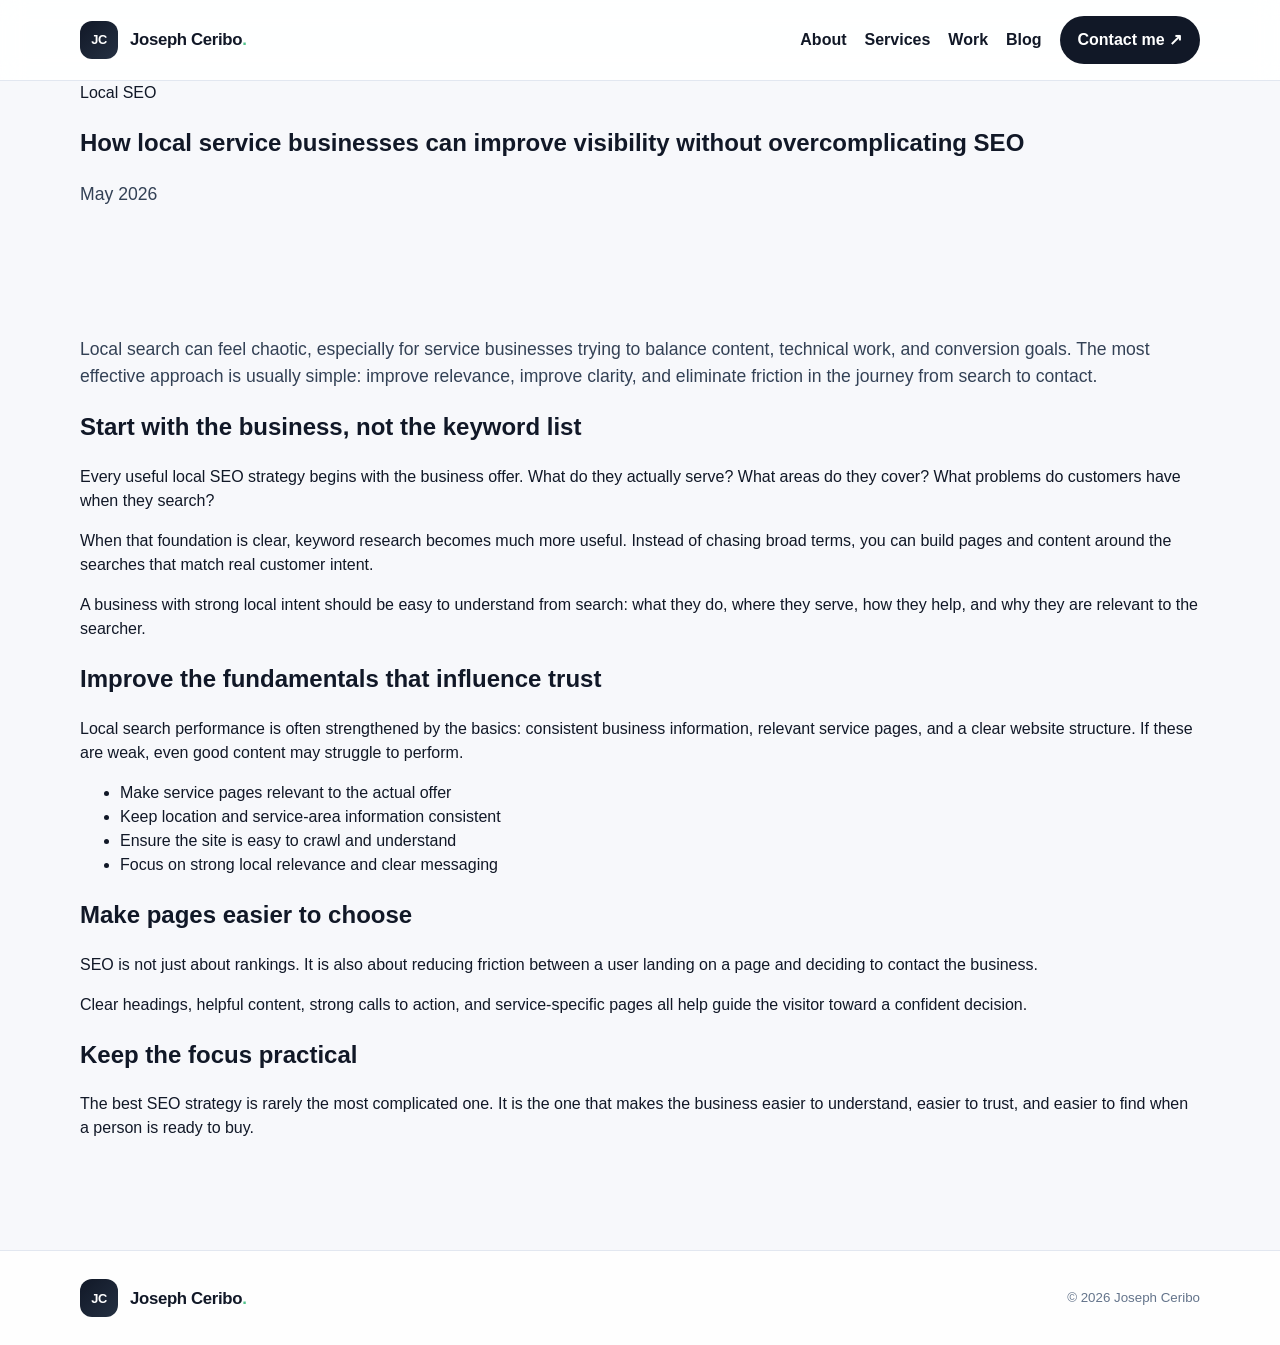
<file: blog-post.html>
<!doctype html>
<html lang="en">
<head>
  <meta charset="utf-8">
  <meta name="viewport" content="width=device-width, initial-scale=1">
  <title>How local service businesses can improve visibility | Joseph Ceribo</title>
  <meta name="description" content="A practical SEO article on local visibility and how service businesses can improve search performance without unnecessary complexity.">
  <link rel="stylesheet" href="styles.css">
</head>
<body>
  <header class="site-header">
    <nav class="nav container" aria-label="Main navigation">
      <a class="brand" href="index.html">
        <span class="brand-mark">JC</span>
        <span>Joseph Ceribo<span class="brand-dot">.</span></span>
      </a>

      <button class="menu-toggle" aria-expanded="false" aria-controls="nav-links" aria-label="Toggle navigation">
        <span></span><span></span><span></span>
      </button>

      <div class="nav-links" id="nav-links">
        <a href="about.html">About</a>
        <a href="services.html">Services</a>
        <a href="work.html">Work</a>
        <a class="active" href="blog.html">Blog</a>
        <a href="contact.html" class="nav-cta">Contact me <span aria-hidden="true">↗</span></a>
      </div>
    </nav>
  </header>

  <main>
    <section class="page-header">
      <div class="container">
        <div class="page-header-card">
          <div class="page-header-grid">
            <div>
              <span class="page-badge">Local SEO</span>
              <h1>How local service businesses can improve visibility without overcomplicating SEO</h1>
            </div>

            <div>
              <p class="lead">May 2026</p>
            </div>
          </div>
        </div>
      </div>
    </section>

    <section class="section container">
      <article class="article">
        <p class="lead">Local search can feel chaotic, especially for service businesses trying to balance content, technical work, and conversion goals. The most effective approach is usually simple: improve relevance, improve clarity, and eliminate friction in the journey from search to contact.</p>

        <h2>Start with the business, not the keyword list</h2>
        <p>Every useful local SEO strategy begins with the business offer. What do they actually serve? What areas do they cover? What problems do customers have when they search?</p>
        <p>When that foundation is clear, keyword research becomes much more useful. Instead of chasing broad terms, you can build pages and content around the searches that match real customer intent.</p>

        <div class="callout">
          A business with strong local intent should be easy to understand from search: what they do, where they serve, how they help, and why they are relevant to the searcher.
        </div>

        <h2>Improve the fundamentals that influence trust</h2>
        <p>Local search performance is often strengthened by the basics: consistent business information, relevant service pages, and a clear website structure. If these are weak, even good content may struggle to perform.</p>

        <ul>
          <li>Make service pages relevant to the actual offer</li>
          <li>Keep location and service-area information consistent</li>
          <li>Ensure the site is easy to crawl and understand</li>
          <li>Focus on strong local relevance and clear messaging</li>
        </ul>

        <h2>Make pages easier to choose</h2>
        <p>SEO is not just about rankings. It is also about reducing friction between a user landing on a page and deciding to contact the business.</p>
        <p>Clear headings, helpful content, strong calls to action, and service-specific pages all help guide the visitor toward a confident decision.</p>

        <h2>Keep the focus practical</h2>
        <p>The best SEO strategy is rarely the most complicated one. It is the one that makes the business easier to understand, easier to trust, and easier to find when a person is ready to buy.</p>
      </article>
    </section>
  </main>

  <footer class="footer">
    <div class="container footer-inner">
      <a class="brand" href="index.html">
        <span class="brand-mark">JC</span>
        <span>Joseph Ceribo<span class="brand-dot">.</span></span>
      </a>
      <small>© <span id="year">2026</span> Joseph Ceribo</small>
    </div>
  </footer>

  <script src="script.js"></script>
</body>
</html>
</file>
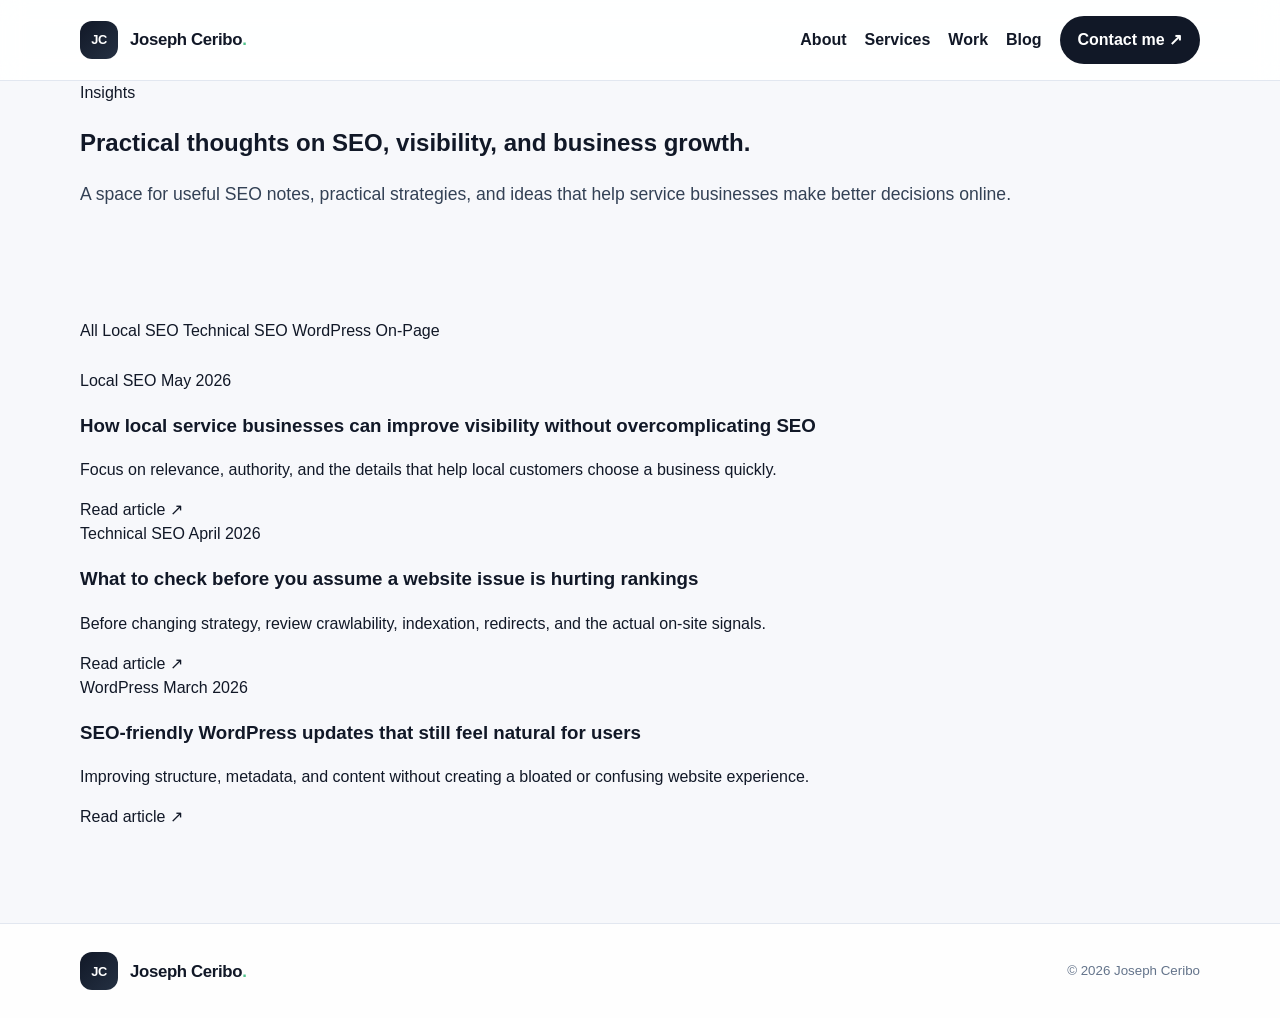
<file: blog.html>
<!doctype html>
<html lang="en">
<head>
  <meta charset="utf-8">
  <meta name="viewport" content="width=device-width, initial-scale=1">
  <title>Blog | Joseph Ceribo</title>
  <meta name="description" content="SEO insights, local SEO advice, technical SEO notes, and optimization resources from Joseph Ceribo.">
  <link rel="stylesheet" href="styles.css">
</head>
<body>
  <header class="site-header">
    <nav class="nav container" aria-label="Main navigation">
      <a class="brand" href="index.html">
        <span class="brand-mark">JC</span>
        <span>Joseph Ceribo<span class="brand-dot">.</span></span>
      </a>

      <button class="menu-toggle" aria-expanded="false" aria-controls="nav-links" aria-label="Toggle navigation">
        <span></span><span></span><span></span>
      </button>

      <div class="nav-links" id="nav-links">
        <a href="about.html">About</a>
        <a href="services.html">Services</a>
        <a href="work.html">Work</a>
        <a class="active" href="blog.html">Blog</a>
        <a href="contact.html" class="nav-cta">Contact me <span aria-hidden="true">↗</span></a>
      </div>
    </nav>
  </header>

  <main>
    <section class="page-header">
      <div class="container">
        <div class="page-header-card">
          <div class="page-header-grid">
            <div>
              <span class="page-badge">Insights</span>
              <h1>Practical thoughts on SEO, visibility, and business growth.</h1>
            </div>

            <div>
              <p class="lead">A space for useful SEO notes, practical strategies, and ideas that help service businesses make better decisions online.</p>
            </div>
          </div>
        </div>
      </div>
    </section>

    <section class="section container">
      <div class="filter-row">
        <span class="filter-pill active">All</span>
        <span class="filter-pill">Local SEO</span>
        <span class="filter-pill">Technical SEO</span>
        <span class="filter-pill">WordPress</span>
        <span class="filter-pill">On-Page</span>
      </div>

      <div class="blog-grid" style="margin-top: 26px;">
        <article class="blog-card">
          <div class="blog-thumb"></div>
          <div class="blog-card-inner">
            <div class="meta-row">
              <span>Local SEO</span>
              <span>May 2026</span>
            </div>
            <h3>How local service businesses can improve visibility without overcomplicating SEO</h3>
            <p>Focus on relevance, authority, and the details that help local customers choose a business quickly.</p>
            <a href="blog-post.html" class="read-more">Read article <span>↗</span></a>
          </div>
        </article>

        <article class="blog-card">
          <div class="blog-thumb" style="background: linear-gradient(135deg, rgba(27,92,255,0.09), rgba(131,240,197,0.18));"></div>
          <div class="blog-card-inner">
            <div class="meta-row">
              <span>Technical SEO</span>
              <span>April 2026</span>
            </div>
            <h3>What to check before you assume a website issue is hurting rankings</h3>
            <p>Before changing strategy, review crawlability, indexation, redirects, and the actual on-site signals.</p>
            <a href="blog-post.html" class="read-more">Read article <span>↗</span></a>
          </div>
        </article>

        <article class="blog-card">
          <div class="blog-thumb" style="background: linear-gradient(135deg, rgba(27,92,255,0.12), rgba(130,160,255,0.18));"></div>
          <div class="blog-card-inner">
            <div class="meta-row">
              <span>WordPress</span>
              <span>March 2026</span>
            </div>
            <h3>SEO-friendly WordPress updates that still feel natural for users</h3>
            <p>Improving structure, metadata, and content without creating a bloated or confusing website experience.</p>
            <a href="blog-post.html" class="read-more">Read article <span>↗</span></a>
          </div>
        </article>
      </div>
    </section>
  </main>

  <footer class="footer">
    <div class="container footer-inner">
      <a class="brand" href="index.html">
        <span class="brand-mark">JC</span>
        <span>Joseph Ceribo<span class="brand-dot">.</span></span>
      </a>
      <small>© <span id="year">2026</span> Joseph Ceribo</small>
    </div>
  </footer>

  <script src="script.js"></script>
</body>
</html>
</file>
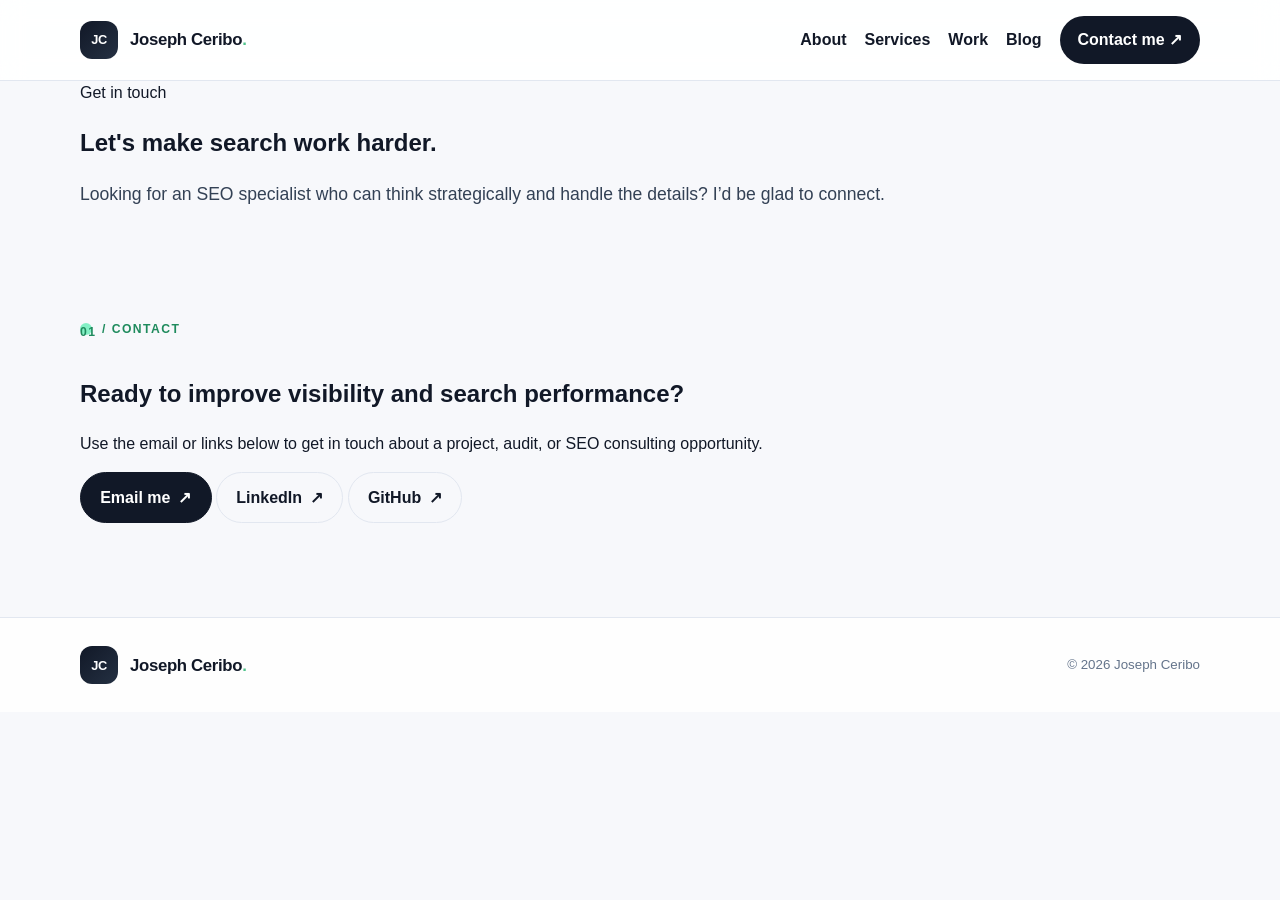
<file: contact.html>
<!doctype html>
<html lang="en">
<head>
  <meta charset="utf-8">
  <meta name="viewport" content="width=device-width, initial-scale=1">
  <title>Contact | Joseph Ceribo</title>
  <meta name="description" content="Get in touch with Joseph Ceribo for SEO consulting, audits, and strategy support.">
  <link rel="stylesheet" href="styles.css">
</head>
<body>
  <header class="site-header">
    <nav class="nav container" aria-label="Main navigation">
      <a class="brand" href="index.html">
        <span class="brand-mark">JC</span>
        <span>Joseph Ceribo<span class="brand-dot">.</span></span>
      </a>

      <button class="menu-toggle" aria-expanded="false" aria-controls="nav-links" aria-label="Toggle navigation">
        <span></span><span></span><span></span>
      </button>

      <div class="nav-links" id="nav-links">
        <a href="about.html">About</a>
        <a href="services.html">Services</a>
        <a href="work.html">Work</a>
        <a href="blog.html">Blog</a>
        <a class="active nav-cta" href="contact.html">Contact me <span aria-hidden="true">↗</span></a>
      </div>
    </nav>
  </header>

  <main>
    <section class="page-header">
      <div class="container">
        <div class="page-header-card">
          <div class="page-header-grid">
            <div>
              <span class="page-badge">Get in touch</span>
              <h1>Let's make search work harder.</h1>
            </div>

            <div>
              <p class="lead">Looking for an SEO specialist who can think strategically and handle the details? I’d be glad to connect.</p>
            </div>
          </div>
        </div>
      </div>
    </section>

    <section class="section container">
      <div class="contact-inner">
        <div class="section-kicker"><span>01</span> / Contact</div>
        <h2>Ready to improve visibility and search performance?</h2>
        <p>Use the email or links below to get in touch about a project, audit, or SEO consulting opportunity.</p>

        <div class="contact-actions">
          <a class="button button-primary" href="mailto:josephceriboph@gmail.com">Email me <span aria-hidden="true">↗</span></a>
          <a class="button button-ghost" href="https://www.linkedin.com/in/joseph-ceribo-686b173a9/" target="_blank" rel="noopener noreferrer">LinkedIn <span aria-hidden="true">↗</span></a>
          <a class="button button-ghost" href="https://github.com/josephceriboph" target="_blank" rel="noopener noreferrer">GitHub <span aria-hidden="true">↗</span></a>
        </div>
      </div>
    </section>
  </main>

  <footer class="footer">
    <div class="container footer-inner">
      <a class="brand" href="index.html">
        <span class="brand-mark">JC</span>
        <span>Joseph Ceribo<span class="brand-dot">.</span></span>
      </a>
      <small>© <span id="year">2026</span> Joseph Ceribo</small>
    </div>
  </footer>

  <script src="script.js"></script>
</body>
</html>
</file>
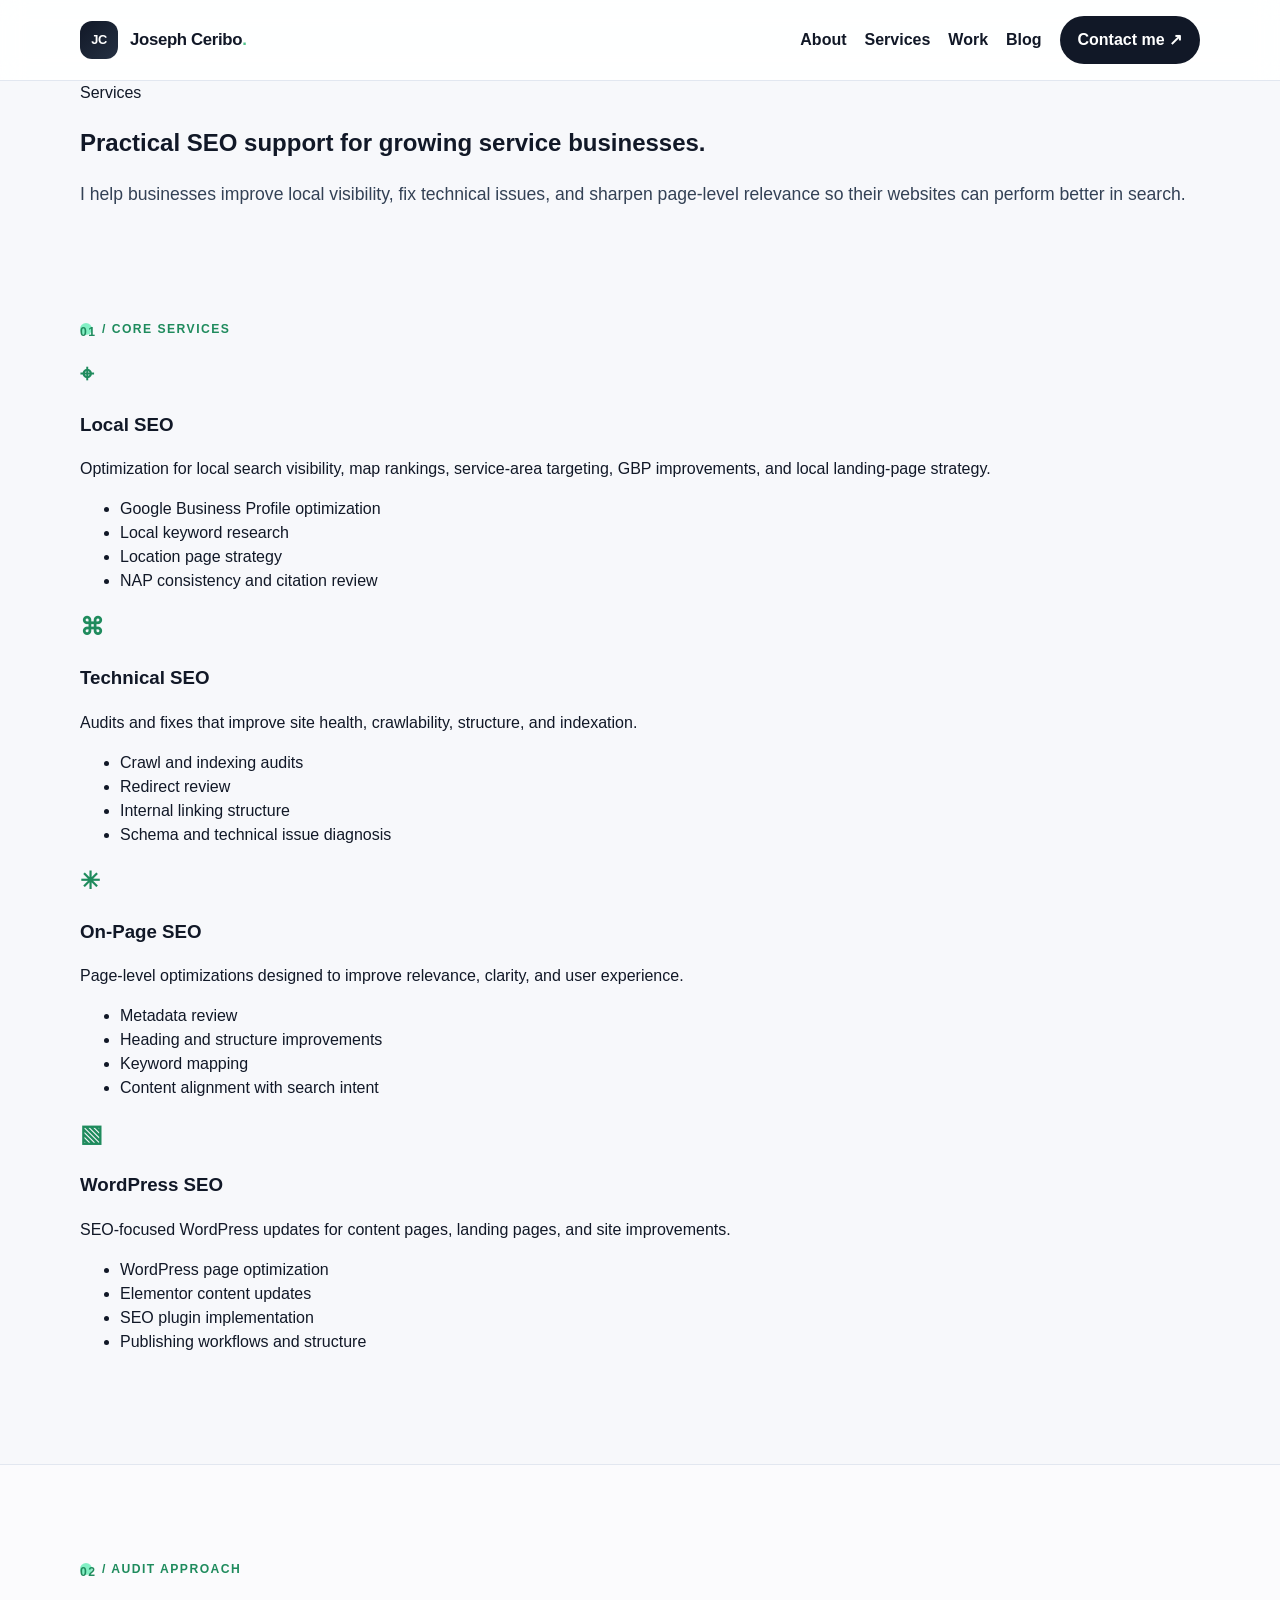
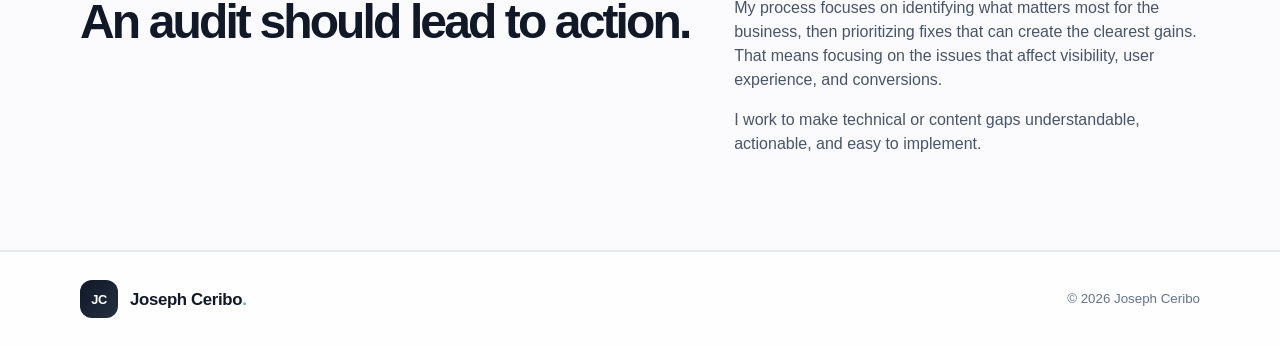
<file: services.html>
<!doctype html>
<html lang="en">
<head>
  <meta charset="utf-8">
  <meta name="viewport" content="width=device-width, initial-scale=1">
  <title>Services | Joseph Ceribo</title>
  <meta name="description" content="SEO services including local SEO, technical SEO, on-page optimization, and WordPress SEO support.">
  <link rel="stylesheet" href="styles.css">
</head>
<body>
  <header class="site-header">
    <nav class="nav container" aria-label="Main navigation">
      <a class="brand" href="index.html">
        <span class="brand-mark">JC</span>
        <span>Joseph Ceribo<span class="brand-dot">.</span></span>
      </a>

      <button class="menu-toggle" aria-expanded="false" aria-controls="nav-links" aria-label="Toggle navigation">
        <span></span><span></span><span></span>
      </button>

      <div class="nav-links" id="nav-links">
        <a href="about.html">About</a>
        <a class="active" href="services.html">Services</a>
        <a href="work.html">Work</a>
        <a href="blog.html">Blog</a>
        <a href="contact.html" class="nav-cta">Contact me <span aria-hidden="true">↗</span></a>
      </div>
    </nav>
  </header>

  <main>
    <section class="page-header">
      <div class="container">
        <div class="page-header-card">
          <div class="page-header-grid">
            <div>
              <span class="page-badge">Services</span>
              <h1>Practical SEO support for growing service businesses.</h1>
            </div>

            <div>
              <p class="lead">I help businesses improve local visibility, fix technical issues, and sharpen page-level relevance so their websites can perform better in search.</p>
            </div>
          </div>
        </div>
      </div>
    </section>

    <section class="section container">
      <div class="section-kicker"><span>01</span> / Core services</div>
      <div class="services-grid">
        <article class="service-card">
          <div class="skill-icon">⌖</div>
          <h3>Local SEO</h3>
          <p>Optimization for local search visibility, map rankings, service-area targeting, GBP improvements, and local landing-page strategy.</p>
          <ul>
            <li>Google Business Profile optimization</li>
            <li>Local keyword research</li>
            <li>Location page strategy</li>
            <li>NAP consistency and citation review</li>
          </ul>
        </article>

        <article class="service-card">
          <div class="skill-icon">⌘</div>
          <h3>Technical SEO</h3>
          <p>Audits and fixes that improve site health, crawlability, structure, and indexation.</p>
          <ul>
            <li>Crawl and indexing audits</li>
            <li>Redirect review</li>
            <li>Internal linking structure</li>
            <li>Schema and technical issue diagnosis</li>
          </ul>
        </article>

        <article class="service-card">
          <div class="skill-icon">✳</div>
          <h3>On-Page SEO</h3>
          <p>Page-level optimizations designed to improve relevance, clarity, and user experience.</p>
          <ul>
            <li>Metadata review</li>
            <li>Heading and structure improvements</li>
            <li>Keyword mapping</li>
            <li>Content alignment with search intent</li>
          </ul>
        </article>

        <article class="service-card">
          <div class="skill-icon">▧</div>
          <h3>WordPress SEO</h3>
          <p>SEO-focused WordPress updates for content pages, landing pages, and site improvements.</p>
          <ul>
            <li>WordPress page optimization</li>
            <li>Elementor content updates</li>
            <li>SEO plugin implementation</li>
            <li>Publishing workflows and structure</li>
          </ul>
        </article>
      </div>
    </section>

    <section class="section section-alt">
      <div class="container">
        <div class="section-kicker"><span>02</span> / Audit approach</div>
        <div class="about-grid">
          <div>
            <h2>An audit should lead to action.</h2>
          </div>
          <div class="about-content">
            <p>My process focuses on identifying what matters most for the business, then prioritizing fixes that can create the clearest gains. That means focusing on the issues that affect visibility, user experience, and conversions.</p>
            <p>I work to make technical or content gaps understandable, actionable, and easy to implement.</p>
          </div>
        </div>
      </div>
    </section>
  </main>

  <footer class="footer">
    <div class="container footer-inner">
      <a class="brand" href="index.html">
        <span class="brand-mark">JC</span>
        <span>Joseph Ceribo<span class="brand-dot">.</span></span>
      </a>
      <small>© <span id="year">2026</span> Joseph Ceribo</small>
    </div>
  </footer>

  <script src="script.js"></script>
</body>
</html>
</file>
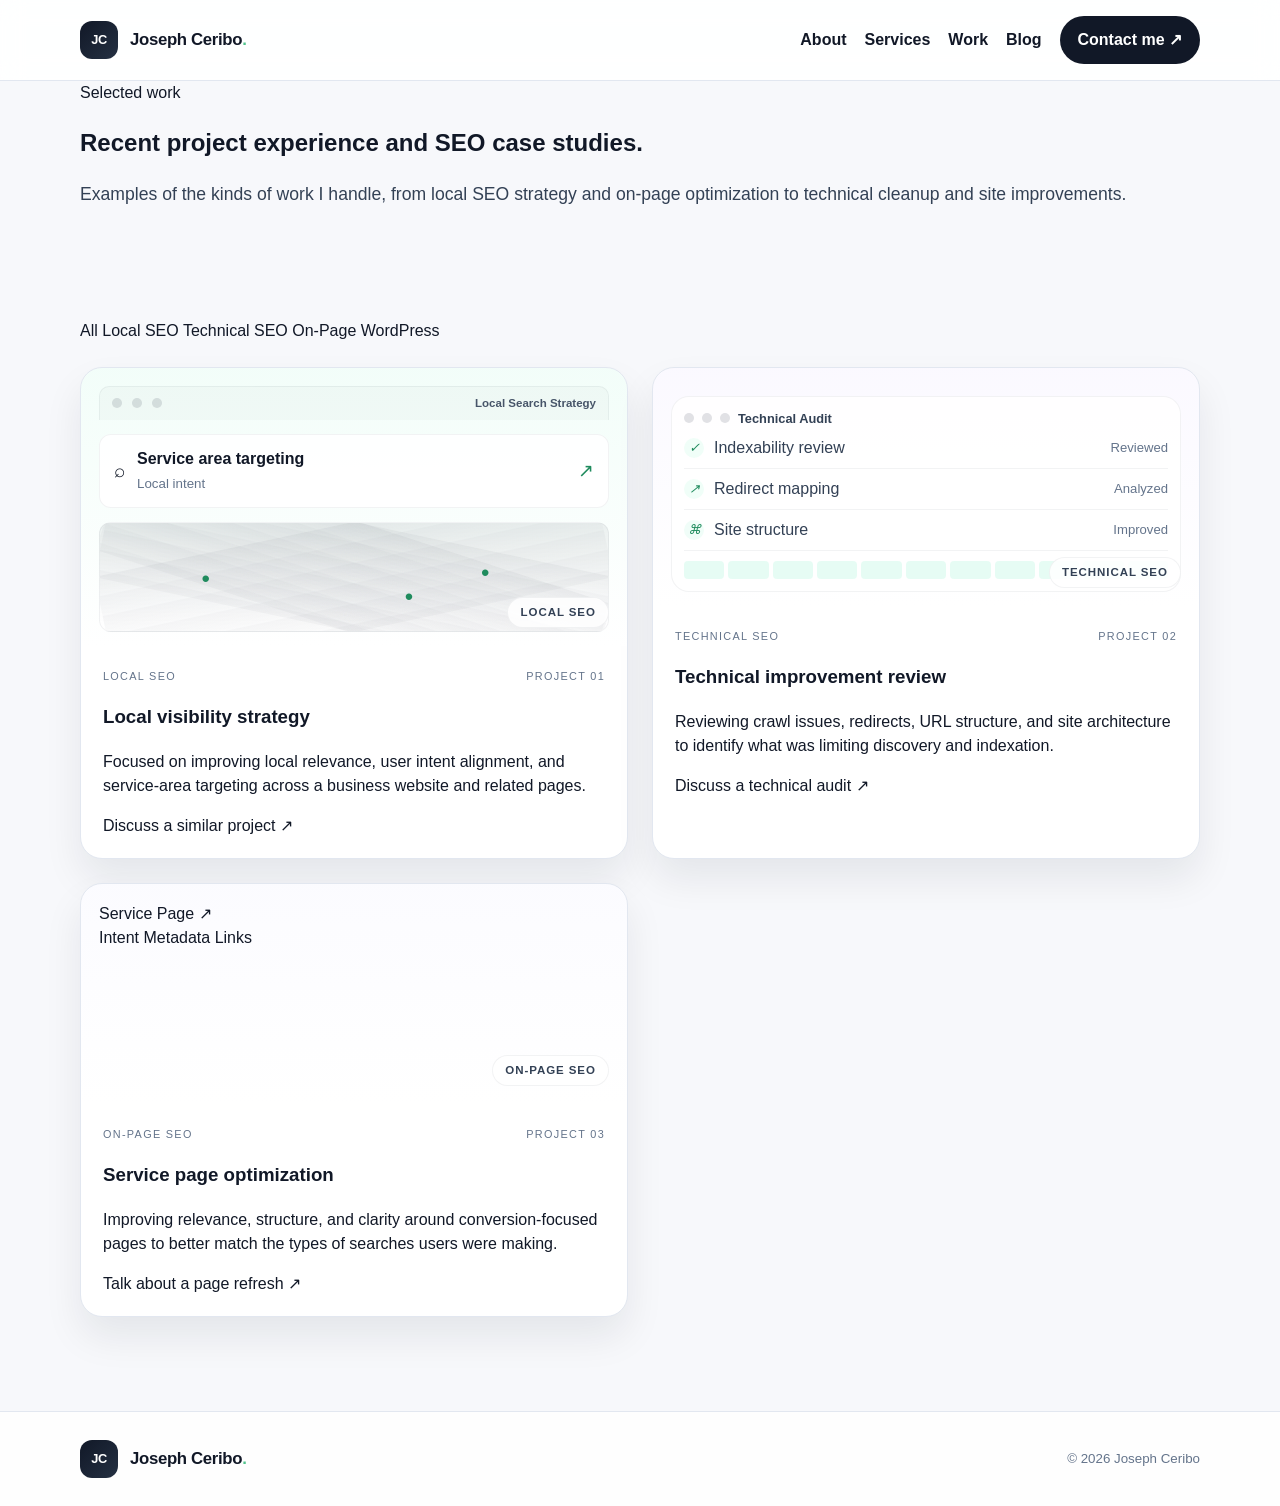
<file: work.html>
<!doctype html>
<html lang="en">
<head>
  <meta charset="utf-8">
  <meta name="viewport" content="width=device-width, initial-scale=1">
  <title>Work | Joseph Ceribo</title>
  <meta name="description" content="Selected work and case studies from Joseph Ceribo focused on local SEO, technical SEO, and on-page optimization.">
  <link rel="stylesheet" href="styles.css">
</head>
<body>
  <header class="site-header">
    <nav class="nav container" aria-label="Main navigation">
      <a class="brand" href="index.html">
        <span class="brand-mark">JC</span>
        <span>Joseph Ceribo<span class="brand-dot">.</span></span>
      </a>

      <button class="menu-toggle" aria-expanded="false" aria-controls="nav-links" aria-label="Toggle navigation">
        <span></span><span></span><span></span>
      </button>

      <div class="nav-links" id="nav-links">
        <a href="about.html">About</a>
        <a href="services.html">Services</a>
        <a class="active" href="work.html">Work</a>
        <a href="blog.html">Blog</a>
        <a href="contact.html" class="nav-cta">Contact me <span aria-hidden="true">↗</span></a>
      </div>
    </nav>
  </header>

  <main>
    <section class="page-header">
      <div class="container">
        <div class="page-header-card">
          <div class="page-header-grid">
            <div>
              <span class="page-badge">Selected work</span>
              <h1>Recent project experience and SEO case studies.</h1>
            </div>

            <div>
              <p class="lead">Examples of the kinds of work I handle, from local SEO strategy and on-page optimization to technical cleanup and site improvements.</p>
            </div>
          </div>
        </div>
      </div>
    </section>

    <section class="section container">
      <div class="filter-row">
        <span class="filter-pill active">All</span>
        <span class="filter-pill">Local SEO</span>
        <span class="filter-pill">Technical SEO</span>
        <span class="filter-pill">On-Page</span>
        <span class="filter-pill">WordPress</span>
      </div>

      <div class="work-grid" style="margin-top: 24px;">
        <article class="work-card">
          <div class="work-visual visual-local">
            <div class="browser-bar">
              <span></span><span></span><span></span>
              <div>Local Search Strategy</div>
            </div>

            <div class="mock-search">
              <span>⌕</span>
              <div><b>Service area targeting</b><small>Local intent</small></div>
              <span class="search-arrow">↗</span>
            </div>

            <div class="mock-map">
              <div class="map-line line-1"></div>
              <div class="map-line line-2"></div>
              <div class="map-line line-3"></div>
              <div class="map-pin pin-1">•</div>
              <div class="map-pin pin-2">•</div>
              <div class="map-pin pin-3">•</div>
            </div>

            <span class="visual-label">Local SEO</span>
          </div>

          <div class="work-info">
            <div class="work-meta"><span>Local SEO</span><span>Project 01</span></div>
            <h3>Local visibility strategy</h3>
            <p>Focused on improving local relevance, user intent alignment, and service-area targeting across a business website and related pages.</p>
            <a href="contact.html" class="read-more">Discuss a similar project <span>↗</span></a>
          </div>
        </article>

        <article class="work-card">
          <div class="work-visual visual-tech">
            <div class="tech-window">
              <div class="tech-window-head">
                <span></span><span></span><span></span>
                <b>Technical Audit</b>
              </div>

              <div class="audit-row">
                <i class="audit-check">✓</i>
                <span>Indexability review</span>
                <em>Reviewed</em>
              </div>

              <div class="audit-row">
                <i class="audit-check">↗</i>
                <span>Redirect mapping</span>
                <em>Analyzed</em>
              </div>

              <div class="audit-row">
                <i class="audit-check">⌘</i>
                <span>Site structure</span>
                <em>Improved</em>
              </div>

              <div class="audit-bars">
                <span></span><span></span><span></span><span></span><span></span><span></span><span></span><span></span><span></span><span></span><span></span>
              </div>
            </div>
            <span class="visual-label">Technical SEO</span>
          </div>

          <div class="work-info">
            <div class="work-meta"><span>Technical SEO</span><span>Project 02</span></div>
            <h3>Technical improvement review</h3>
            <p>Reviewing crawl issues, redirects, URL structure, and site architecture to identify what was limiting discovery and indexation.</p>
            <a href="contact.html" class="read-more">Discuss a technical audit <span>↗</span></a>
          </div>
        </article>

        <article class="work-card">
          <div class="work-visual visual-content">
            <div class="content-sheet">
              <div class="sheet-top">
                <span>Service Page</span>
                <span>↗</span>
              </div>
              <div class="sheet-title"></div>
              <div class="sheet-line wide"></div>
              <div class="sheet-line"></div>
              <div class="sheet-line medium"></div>
              <div class="sheet-highlight"></div>
              <div class="sheet-line wide"></div>
              <div class="sheet-line medium"></div>

              <div class="sheet-tags">
                <span>Intent</span>
                <span>Metadata</span>
                <span>Links</span>
              </div>
            </div>
            <span class="visual-label">On-Page SEO</span>
          </div>

          <div class="work-info">
            <div class="work-meta"><span>On-page SEO</span><span>Project 03</span></div>
            <h3>Service page optimization</h3>
            <p>Improving relevance, structure, and clarity around conversion-focused pages to better match the types of searches users were making.</p>
            <a href="contact.html" class="read-more">Talk about a page refresh <span>↗</span></a>
          </div>
        </article>
      </div>
    </section>
  </main>

  <footer class="footer">
    <div class="container footer-inner">
      <a class="brand" href="index.html">
        <span class="brand-mark">JC</span>
        <span>Joseph Ceribo<span class="brand-dot">.</span></span>
      </a>
      <small>© <span id="year">2026</span> Joseph Ceribo</small>
    </div>
  </footer>

  <script src="script.js"></script>
</body>
</html>
</file>
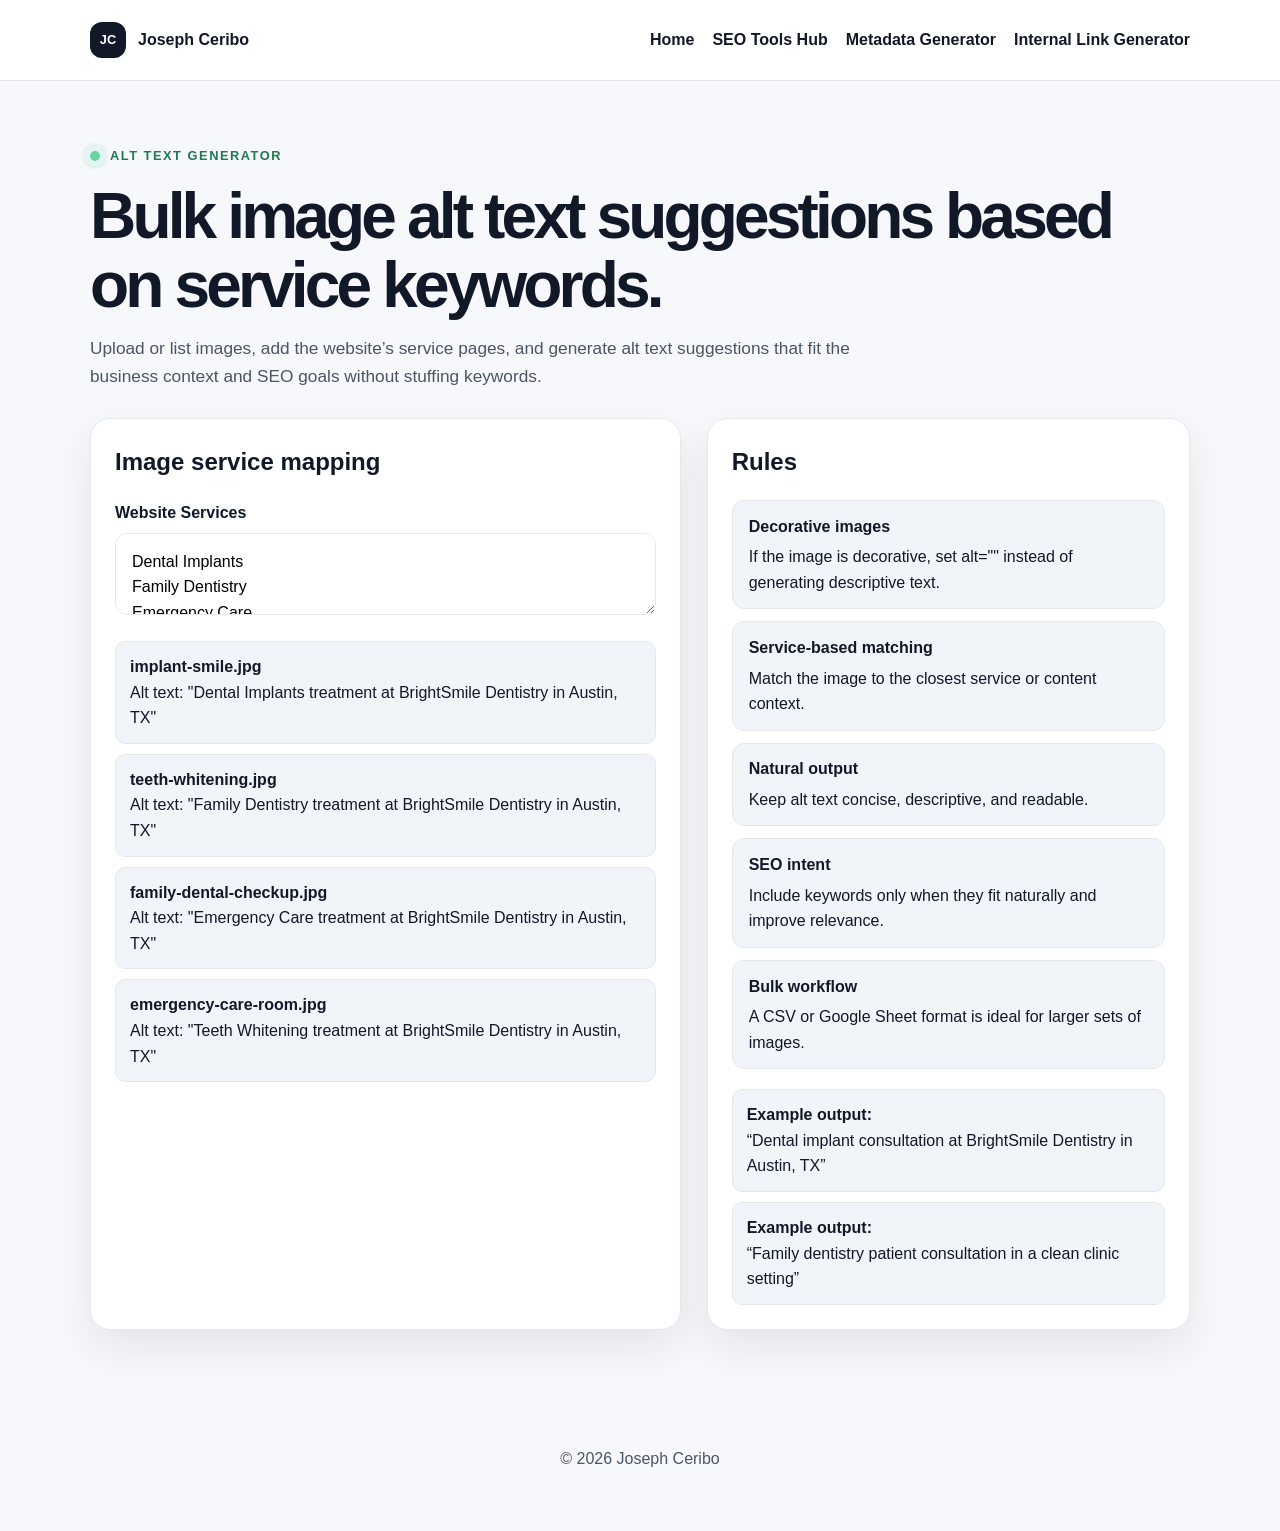
<file: seo-tools/alt-text-generator.html>
<!doctype html>
<html lang="en">
<head>
  <meta charset="utf-8">
  <meta name="viewport" content="width=device-width, initial-scale=1">
  <title>Alt Text Generator | SEO Tools</title>
  <meta name="description" content="Bulk alt text generator for images using service keywords and business context.">
  <meta name="robots" content="index,follow">
  <style>
    :root {
      --bg: #f7f8fb;
      --panel: #ffffff;
      --panel-alt: #f1f5f9;
      --border: #e5e7eb;
      --text: #111827;
      --muted: #4b5563;
      --green: #67d4a3;
      --green-dark: #1d7a51;
      --shadow: 0 18px 42px rgba(15, 23, 42, 0.08);
    }

    * {
      box-sizing: border-box;
    }

    body {
      margin: 0;
      font-family: Arial, Helvetica, sans-serif;
      background: var(--bg);
      color: var(--text);
      line-height: 1.6;
    }

    a {
      color: inherit;
      text-decoration: none;
    }

    .container {
      width: min(1100px, calc(100% - 32px));
      margin: 0 auto;
    }

    .header {
      background: rgba(255,255,255,0.9);
      border-bottom: 1px solid var(--border);
      position: sticky;
      top: 0;
      backdrop-filter: blur(10px);
      z-index: 10;
    }

    .nav {
      display: flex;
      justify-content: space-between;
      align-items: center;
      min-height: 80px;
      gap: 18px;
    }

    .brand {
      display: inline-flex;
      align-items: center;
      gap: 12px;
      text-decoration: none;
      font-weight: 700;
      color: var(--text);
    }

    .brand-mark {
      width: 36px;
      height: 36px;
      display: inline-flex;
      align-items: center;
      justify-content: center;
      border-radius: 12px;
      background: #111827;
      color: #fff;
      font-size: 0.8rem;
      font-weight: 700;
    }

    .nav-links {
      display: flex;
      align-items: center;
      gap: 18px;
      flex-wrap: wrap;
    }

    .nav-links a {
      text-decoration: none;
      color: var(--text);
      font-weight: 600;
    }

    .menu-toggle {
      display: none;
    }

    .page-wrap {
      padding: 62px 0 80px;
    }

    .eyebrow {
      display: inline-flex;
      align-items: center;
      gap: 10px;
      margin-bottom: 16px;
      font-size: 0.8rem;
      text-transform: uppercase;
      letter-spacing: 0.12em;
      color: var(--green-dark);
      font-weight: 700;
    }

    .status-dot {
      width: 10px;
      height: 10px;
      border-radius: 50%;
      background: var(--green);
      box-shadow: 0 0 0 8px rgba(103, 212, 163, 0.12);
      display: inline-block;
    }

    h1 {
      font-size: clamp(2.2rem, 6vw, 4rem);
      line-height: 1.07;
      letter-spacing: -0.06em;
      margin: 0 0 16px;
    }

    .lead {
      max-width: 760px;
      color: var(--muted);
      font-size: 1.08rem;
      margin: 0 0 28px;
    }

    .layout {
      display: grid;
      grid-template-columns: 1.1fr 0.9fr;
      gap: 26px;
      margin-top: 28px;
    }

    .panel {
      background: var(--panel);
      border: 1px solid var(--border);
      border-radius: 20px;
      box-shadow: var(--shadow);
      padding: 24px;
    }

    .panel h2 {
      margin-top: 0;
      margin-bottom: 18px;
      font-size: 1.5rem;
    }

    .input, textarea {
      width: 100%;
      border: 1px solid var(--border);
      border-radius: 12px;
      background: #fff;
      padding: 0.9rem 1rem;
      font: inherit;
      resize: vertical;
    }

    .result-list {
      display: grid;
      gap: 10px;
      margin-top: 18px;
    }

    .result-row {
      background: var(--panel-alt);
      border: 1px solid var(--border);
      border-radius: 10px;
      padding: 12px 14px;
      word-break: break-word;
    }

    .rule-list {
      list-style: none;
      padding: 0;
      margin: 0;
      display: grid;
      gap: 12px;
    }

    .rule-list li {
      padding: 0.8rem 1rem;
      background: var(--panel-alt);
      border: 1px solid var(--border);
      border-radius: 12px;
    }

    .rule-list strong {
      display: block;
      margin-bottom: 5px;
    }

    .footer {
      padding: 36px 0 60px;
      color: var(--muted);
      text-align: center;
    }

    @media (max-width: 900px) {
      .layout {
        grid-template-columns: 1fr;
      }
    }

    @media (max-width: 820px) {
      .nav {
        display: flex;
        align-items: center;
        justify-content: space-between;
        flex-wrap: wrap;
        gap: 12px;
        padding: 12px 0 14px;
      }

      .menu-toggle {
        display: block;
        width: 42px;
        height: 42px;
        border: 1px solid var(--border);
        border-radius: 10px;
        background: #fff;
        cursor: pointer;
        position: relative;
      }

      .menu-toggle span {
        display: block;
        width: 18px;
        height: 2px;
        margin: 0 auto 5px;
        background: var(--text);
      }

      .menu-toggle span:last-child {
        margin-bottom: 0;
      }

      .menu-toggle[aria-expanded="true"] {
        border-color: var(--text);
      }

      .nav-links {
        display: none;
        width: 100%;
        flex-direction: column;
        align-items: flex-start;
        padding-top: 6px;
      }

      .nav-links.is-open {
        display: flex;
      }

      .nav-links a {
        width: 100%;
      }
    }
  </style>
</head>
<body>
  <header class="header">
    <div class="container nav">
      <a class="brand" href="../index.html">
        <span class="brand-mark">JC</span>
        <span>Joseph Ceribo</span>
      </a>

      <button class="menu-toggle" aria-expanded="false" aria-controls="nav-links" aria-label="Toggle navigation">
        <span></span>
        <span></span>
        <span></span>
      </button>

      <nav class="nav-links" id="nav-links" aria-label="Main navigation">
        <a href="../index.html">Home</a>
        <a href="index.html">SEO Tools Hub</a>
        <a href="metadata-generator.html">Metadata Generator</a>
        <a href="internal-link-generator.html">Internal Link Generator</a>
      </nav>
    </div>
  </header>

  <main class="page-wrap">
    <div class="container">
      <div class="eyebrow"><span class="status-dot"></span> Alt Text Generator</div>
      <h1>Bulk image alt text suggestions based on service keywords.</h1>
      <p class="lead">
        Upload or list images, add the website’s service pages, and generate alt text suggestions that fit the business context and SEO goals without stuffing keywords.
      </p>

      <div class="layout">
        <section class="panel">
          <h2>Image service mapping</h2>

          <label class="label" for="servicesInput" style="display:block; font-weight:700; margin-bottom:8px;">Website Services</label>
          <textarea id="servicesInput">Dental Implants
Family Dentistry
Emergency Care
Teeth Whitening
Cosmetic Dentistry</textarea>

          <div class="result-list" id="altResults"></div>
        </section>

        <aside class="panel">
          <h2>Rules</h2>
          <ul class="rule-list">
            <li>
              <strong>Decorative images</strong>
              If the image is decorative, set alt="" instead of generating descriptive text.
            </li>
            <li>
              <strong>Service-based matching</strong>
              Match the image to the closest service or content context.
            </li>
            <li>
              <strong>Natural output</strong>
              Keep alt text concise, descriptive, and readable.
            </li>
            <li>
              <strong>SEO intent</strong>
              Include keywords only when they fit naturally and improve relevance.
            </li>
            <li>
              <strong>Bulk workflow</strong>
              A CSV or Google Sheet format is ideal for larger sets of images.
            </li>
          </ul>

          <div class="result-list" style="margin-top: 20px;">
            <div class="result-row">
              <strong>Example output:</strong><br>
              “Dental implant consultation at BrightSmile Dentistry in Austin, TX”
            </div>
            <div class="result-row">
              <strong>Example output:</strong><br>
              “Family dentistry patient consultation in a clean clinic setting”
            </div>
          </div>
        </aside>
      </div>
    </div>
  </main>

  <footer class="footer">
    © 2026 Joseph Ceribo
  </footer>

  <script>
    const servicesInput = document.getElementById('servicesInput');
    const altResults = document.getElementById('altResults');

    const imageList = [
      'implant-smile.jpg',
      'teeth-whitening.jpg',
      'family-dental-checkup.jpg',
      'emergency-care-room.jpg'
    ];

    function generateAltText() {
      const services = servicesInput.value
        .split(/\n/)
        .map(s => s.trim())
        .filter(Boolean);

      const results = imageList.map((image, index) => {
        const match = services[index % services.length];
        const altText = match
          ? `${match} treatment at BrightSmile Dentistry in Austin, TX`
          : `Service image at BrightSmile Dentistry`;

        return `
          <div class="result-row">
            <strong>${image}</strong><br>
            Alt text: "${altText}"
          </div>
        `;
      });

      altResults.innerHTML = results.join('');
    }

    servicesInput.addEventListener('input', generateAltText);
    generateAltText();

    const menuToggle = document.querySelector(".menu-toggle");
    const navLinks = document.querySelector(".nav-links");

    if (menuToggle && navLinks) {
      menuToggle.addEventListener("click", function () {
        const isOpen = navLinks.classList.toggle("is-open");
        menuToggle.setAttribute("aria-expanded", String(isOpen));
      });
    }
  </script>
</body>
</html>
</file>
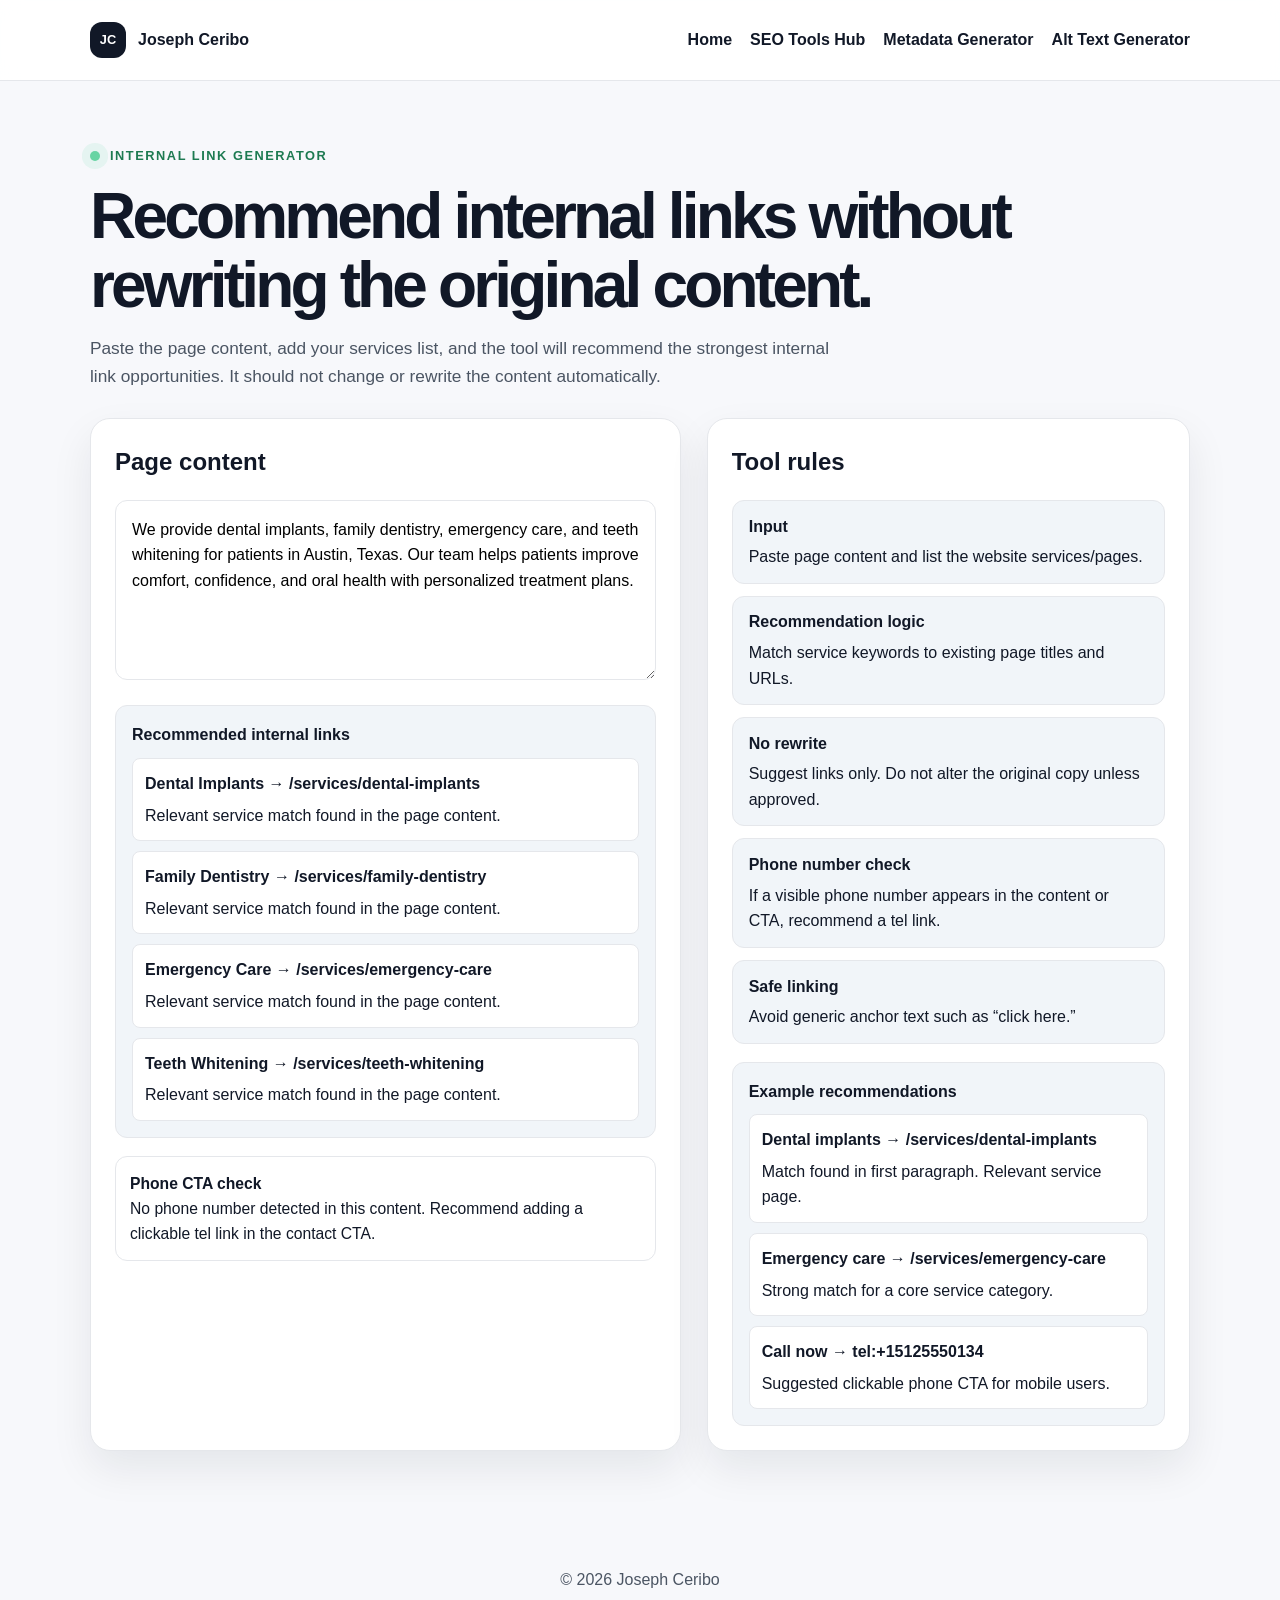
<file: seo-tools/internal-link-generator.html>
<!doctype html>
<html lang="en">
<head>
  <meta charset="utf-8">
  <meta name="viewport" content="width=device-width, initial-scale=1">
  <title>Internal Link Generator | SEO Tools</title>
  <meta name="description" content="Internal link recommendation tool for service business pages and local SEO content.">
  <meta name="robots" content="index,follow">
  <style>
    :root {
      --bg: #f7f8fb;
      --panel: #ffffff;
      --panel-alt: #f1f5f9;
      --border: #e5e7eb;
      --text: #111827;
      --muted: #4b5563;
      --green: #67d4a3;
      --green-dark: #1d7a51;
      --shadow: 0 18px 42px rgba(15, 23, 42, 0.08);
    }

    * {
      box-sizing: border-box;
    }

    body {
      margin: 0;
      font-family: Arial, Helvetica, sans-serif;
      background: var(--bg);
      color: var(--text);
      line-height: 1.6;
    }

    a {
      color: inherit;
      text-decoration: none;
    }

    .container {
      width: min(1100px, calc(100% - 32px));
      margin: 0 auto;
    }

    .header {
      background: rgba(255,255,255,0.9);
      border-bottom: 1px solid var(--border);
      position: sticky;
      top: 0;
      backdrop-filter: blur(10px);
      z-index: 10;
    }

    .nav {
      display: flex;
      justify-content: space-between;
      align-items: center;
      min-height: 80px;
      gap: 18px;
    }

    .brand {
      display: inline-flex;
      align-items: center;
      gap: 12px;
      text-decoration: none;
      font-weight: 700;
      color: var(--text);
    }

    .brand-mark {
      width: 36px;
      height: 36px;
      display: inline-flex;
      align-items: center;
      justify-content: center;
      border-radius: 12px;
      background: #111827;
      color: #fff;
      font-size: 0.8rem;
      font-weight: 700;
    }

    .nav-links {
      display: flex;
      align-items: center;
      gap: 18px;
      flex-wrap: wrap;
    }

    .nav-links a {
      text-decoration: none;
      color: var(--text);
      font-weight: 600;
    }

    .menu-toggle {
      display: none;
    }

    .page-wrap {
      padding: 62px 0 80px;
    }

    .eyebrow {
      display: inline-flex;
      align-items: center;
      gap: 10px;
      margin-bottom: 16px;
      font-size: 0.8rem;
      text-transform: uppercase;
      letter-spacing: 0.12em;
      color: var(--green-dark);
      font-weight: 700;
    }

    .status-dot {
      width: 10px;
      height: 10px;
      border-radius: 50%;
      background: var(--green);
      box-shadow: 0 0 0 8px rgba(103, 212, 163, 0.12);
      display: inline-block;
    }

    h1 {
      font-size: clamp(2.2rem, 6vw, 4rem);
      line-height: 1.07;
      letter-spacing: -0.06em;
      margin: 0 0 16px;
    }

    .lead {
      max-width: 760px;
      color: var(--muted);
      font-size: 1.08rem;
      margin: 0 0 28px;
    }

    .layout {
      display: grid;
      grid-template-columns: 1.1fr 0.9fr;
      gap: 26px;
      margin-top: 28px;
    }

    .panel {
      background: var(--panel);
      border: 1px solid var(--border);
      border-radius: 20px;
      box-shadow: var(--shadow);
      padding: 24px;
    }

    .panel h2 {
      margin-top: 0;
      margin-bottom: 18px;
      font-size: 1.5rem;
    }

    textarea {
      width: 100%;
      min-height: 180px;
      border: 1px solid var(--border);
      border-radius: 12px;
      background: #fff;
      padding: 1rem;
      font: inherit;
      resize: vertical;
    }

    .rule-list {
      list-style: none;
      padding: 0;
      margin: 0;
      display: grid;
      gap: 12px;
    }

    .rule-list li {
      padding: 0.8rem 1rem;
      background: var(--panel-alt);
      border: 1px solid var(--border);
      border-radius: 12px;
    }

    .rule-list strong {
      display: block;
      margin-bottom: 5px;
    }

    .suggestion-box {
      margin-top: 18px;
      background: var(--panel-alt);
      border: 1px solid var(--border);
      border-radius: 12px;
      padding: 16px;
    }

    .suggestion {
      background: #fff;
      border: 1px solid var(--border);
      border-radius: 8px;
      padding: 12px;
      margin-top: 10px;
    }

    .suggestion strong {
      display: block;
      margin-bottom: 6px;
    }

    .phone-box {
      margin-top: 18px;
      background: #ffffff;
      border: 1px solid var(--border);
      border-radius: 12px;
      padding: 14px;
      font-size: 0.98rem;
    }

    .footer {
      padding: 36px 0 60px;
      color: var(--muted);
      text-align: center;
    }

    @media (max-width: 900px) {
      .layout {
        grid-template-columns: 1fr;
      }
    }

    @media (max-width: 820px) {
      .nav {
        display: flex;
        align-items: center;
        justify-content: space-between;
        flex-wrap: wrap;
        gap: 12px;
        padding: 12px 0 14px;
      }

      .menu-toggle {
        display: block;
        width: 42px;
        height: 42px;
        border: 1px solid var(--border);
        border-radius: 10px;
        background: #fff;
        cursor: pointer;
        position: relative;
      }

      .menu-toggle span {
        display: block;
        width: 18px;
        height: 2px;
        margin: 0 auto 5px;
        background: var(--text);
      }

      .menu-toggle span:last-child {
        margin-bottom: 0;
      }

      .menu-toggle[aria-expanded="true"] {
        border-color: var(--text);
      }

      .nav-links {
        display: none;
        width: 100%;
        flex-direction: column;
        align-items: flex-start;
        padding-top: 6px;
      }

      .nav-links.is-open {
        display: flex;
      }

      .nav-links a {
        width: 100%;
      }
    }
  </style>
</head>
<body>
  <header class="header">
    <div class="container nav">
      <a class="brand" href="../index.html">
        <span class="brand-mark">JC</span>
        <span>Joseph Ceribo</span>
      </a>

      <button class="menu-toggle" aria-expanded="false" aria-controls="nav-links" aria-label="Toggle navigation">
        <span></span>
        <span></span>
        <span></span>
      </button>

      <nav class="nav-links" id="nav-links" aria-label="Main navigation">
        <a href="../index.html">Home</a>
        <a href="index.html">SEO Tools Hub</a>
        <a href="metadata-generator.html">Metadata Generator</a>
        <a href="alt-text-generator.html">Alt Text Generator</a>
      </nav>
    </div>
  </header>

  <main class="page-wrap">
    <div class="container">
      <div class="eyebrow"><span class="status-dot"></span> Internal Link Generator</div>
      <h1>Recommend internal links without rewriting the original content.</h1>
      <p class="lead">
        Paste the page content, add your services list, and the tool will recommend the strongest internal link opportunities. It should not change or rewrite the content automatically.
      </p>

      <div class="layout">
        <section class="panel">
          <h2>Page content</h2>
          <textarea id="content">
We provide dental implants, family dentistry, emergency care, and teeth whitening for patients in Austin, Texas. Our team helps patients improve comfort, confidence, and oral health with personalized treatment plans.
          </textarea>

          <div class="suggestion-box">
            <strong>Recommended internal links</strong>
            <div id="suggestions"></div>
          </div>

          <div class="phone-box">
            <strong>Phone CTA check</strong>
            <div id="phoneResult">(512) 555-0134 should be converted to a clickable tel link.</div>
          </div>
        </section>

        <aside class="panel">
          <h2>Tool rules</h2>
          <ul class="rule-list">
            <li>
              <strong>Input</strong>
              Paste page content and list the website services/pages.
            </li>
            <li>
              <strong>Recommendation logic</strong>
              Match service keywords to existing page titles and URLs.
            </li>
            <li>
              <strong>No rewrite</strong>
              Suggest links only. Do not alter the original copy unless approved.
            </li>
            <li>
              <strong>Phone number check</strong>
              If a visible phone number appears in the content or CTA, recommend a tel link.
            </li>
            <li>
              <strong>Safe linking</strong>
              Avoid generic anchor text such as “click here.”
            </li>
          </ul>

          <div class="suggestion-box">
            <strong>Example recommendations</strong>
            <div class="suggestion">
              <strong>Dental implants → /services/dental-implants</strong>
              Match found in first paragraph. Relevant service page.
            </div>
            <div class="suggestion">
              <strong>Emergency care → /services/emergency-care</strong>
              Strong match for a core service category.
            </div>
            <div class="suggestion">
              <strong>Call now → tel:+15125550134</strong>
              Suggested clickable phone CTA for mobile users.
            </div>
          </div>
        </aside>
      </div>
    </div>
  </main>

  <footer class="footer">
    © 2026 Joseph Ceribo
  </footer>

  <script>
    const contentField = document.getElementById('content');
    const suggestionsDiv = document.getElementById('suggestions');
    const phoneResult = document.getElementById('phoneResult');

    const services = [
      { name: 'Dental Implants', url: '/services/dental-implants' },
      { name: 'Family Dentistry', url: '/services/family-dentistry' },
      { name: 'Emergency Care', url: '/services/emergency-care' },
      { name: 'Teeth Whitening', url: '/services/teeth-whitening' }
    ];

    function generateSuggestions() {
      const content = contentField.value.toLowerCase();
      const output = [];

      services.forEach(service => {
        const name = service.name.toLowerCase();
        if (content.includes(name.toLowerCase())) {
          output.push(`
            <div class="suggestion">
              <strong>${service.name} → ${service.url}</strong>
              Relevant service match found in the page content.
            </div>
          `);
        }
      });

      if (output.length === 0) {
        suggestionsDiv.innerHTML = `
          <div class="suggestion">
            <strong>No strong service matches found.</strong>
            Add more specific service names or page titles to improve the recommendation list.
          </div>
        `;
      } else {
        suggestionsDiv.innerHTML = output.join('');
      }

      if (content.includes('(512) 555-0134') || content.includes('512-555-0134') || content.includes('555-0134')) {
        phoneResult.innerHTML = 'Phone number detected. Recommended: <a href="tel:+15125550134">(512) 555-0134</a>';
      } else {
        phoneResult.textContent = 'No phone number detected in this content. Recommend adding a clickable tel link in the contact CTA.';
      }
    }

    contentField.addEventListener('input', generateSuggestions);
    generateSuggestions();

    const menuToggle = document.querySelector(".menu-toggle");
    const navLinks = document.querySelector(".nav-links");

    if (menuToggle && navLinks) {
      menuToggle.addEventListener("click", function () {
        const isOpen = navLinks.classList.toggle("is-open");
        menuToggle.setAttribute("aria-expanded", String(isOpen));
      });
    }
  </script>
</body>
</html>
</file>
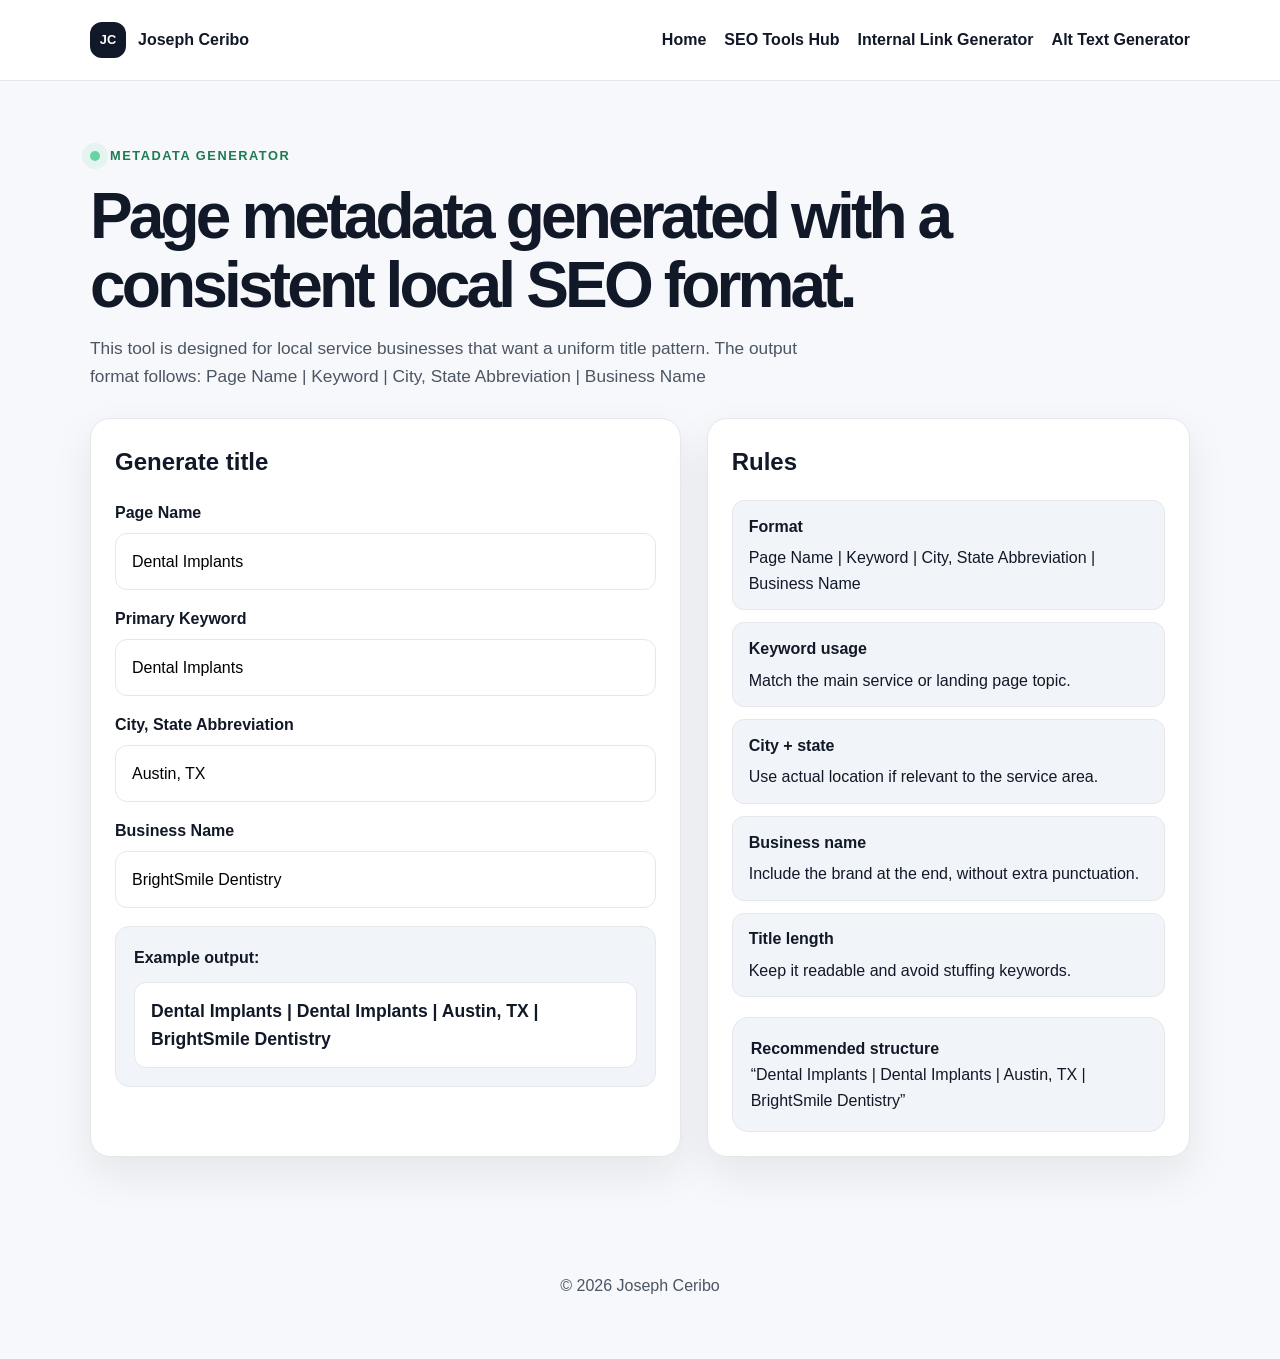
<file: seo-tools/metadata-generator.html>
<!doctype html>
<html lang="en">
<head>
  <meta charset="utf-8">
  <meta name="viewport" content="width=device-width, initial-scale=1">
  <title>Metadata Generator | SEO Tools</title>
  <meta name="description" content="Metadata generator for local service businesses using a consistent title format.">
  <meta name="robots" content="index,follow">
  <style>
    :root {
      --bg: #f7f8fb;
      --panel: #ffffff;
      --panel-alt: #f1f5f9;
      --border: #e5e7eb;
      --text: #111827;
      --muted: #4b5563;
      --green: #67d4a3;
      --green-dark: #1d7a51;
      --shadow: 0 18px 42px rgba(15, 23, 42, 0.08);
    }

    * {
      box-sizing: border-box;
    }

    body {
      margin: 0;
      font-family: Arial, Helvetica, sans-serif;
      background: var(--bg);
      color: var(--text);
      line-height: 1.6;
    }

    a {
      color: inherit;
      text-decoration: none;
    }

    .container {
      width: min(1100px, calc(100% - 32px));
      margin: 0 auto;
    }

    .header {
      background: rgba(255,255,255,0.9);
      border-bottom: 1px solid var(--border);
      position: sticky;
      top: 0;
      backdrop-filter: blur(10px);
      z-index: 10;
    }

    .nav {
      display: flex;
      justify-content: space-between;
      align-items: center;
      min-height: 80px;
      gap: 18px;
    }

    .brand {
      display: inline-flex;
      align-items: center;
      gap: 12px;
      text-decoration: none;
      font-weight: 700;
      color: var(--text);
    }

    .brand-mark {
      width: 36px;
      height: 36px;
      display: inline-flex;
      align-items: center;
      justify-content: center;
      border-radius: 12px;
      background: #111827;
      color: #fff;
      font-size: 0.8rem;
      font-weight: 700;
    }

    .nav-links {
      display: flex;
      align-items: center;
      gap: 18px;
      flex-wrap: wrap;
    }

    .nav-links a {
      text-decoration: none;
      color: var(--text);
      font-weight: 600;
    }

    .menu-toggle {
      display: none;
    }

    .page-wrap {
      padding: 62px 0 80px;
    }

    .eyebrow {
      display: inline-flex;
      align-items: center;
      gap: 10px;
      margin-bottom: 16px;
      font-size: 0.8rem;
      text-transform: uppercase;
      letter-spacing: 0.12em;
      color: var(--green-dark);
      font-weight: 700;
    }

    .status-dot {
      width: 10px;
      height: 10px;
      border-radius: 50%;
      background: var(--green);
      box-shadow: 0 0 0 8px rgba(103, 212, 163, 0.12);
      display: inline-block;
    }

    h1 {
      font-size: clamp(2.2rem, 6vw, 4rem);
      line-height: 1.07;
      letter-spacing: -0.06em;
      margin: 0 0 16px;
    }

    .lead {
      max-width: 760px;
      color: var(--muted);
      font-size: 1.08rem;
      margin: 0 0 28px;
    }

    .layout {
      display: grid;
      grid-template-columns: 1.1fr 0.9fr;
      gap: 26px;
      margin-top: 28px;
    }

    .panel {
      background: var(--panel);
      border: 1px solid var(--border);
      border-radius: 20px;
      box-shadow: var(--shadow);
      padding: 24px;
    }

    .panel h2 {
      margin-top: 0;
      margin-bottom: 18px;
      font-size: 1.5rem;
    }

    .label {
      display: block;
      font-weight: 700;
      margin-bottom: 8px;
    }

    .input, textarea {
      width: 100%;
      border: 1px solid var(--border);
      border-radius: 12px;
      background: #fff;
      padding: 0.9rem 1rem;
      font: inherit;
      resize: vertical;
    }

    .example-box {
      margin-top: 18px;
      background: var(--panel-alt);
      border: 1px solid var(--border);
      border-radius: 14px;
      padding: 18px;
    }

    .result {
      display: block;
      margin-top: 12px;
      font-size: 1.1rem;
      font-weight: 700;
      color: var(--text);
      padding: 0.85rem 1rem;
      background: #fff;
      border: 1px solid var(--border);
      border-radius: 12px;
      word-break: break-word;
    }

    .rule-list {
      list-style: none;
      padding: 0;
      margin: 0;
      display: grid;
      gap: 12px;
    }

    .rule-list li {
      padding: 0.8rem 1rem;
      background: var(--panel-alt);
      border: 1px solid var(--border);
      border-radius: 12px;
    }

    .rule-list strong {
      display: block;
      margin-bottom: 6px;
    }

    .output-box {
      background: var(--panel-alt);
      border: 1px solid var(--border);
      border-radius: 16px;
      padding: 18px;
      margin-top: 20px;
    }

    .footer {
      padding: 36px 0 60px;
      color: var(--muted);
      text-align: center;
    }

    @media (max-width: 900px) {
      .layout {
        grid-template-columns: 1fr;
      }
    }

    @media (max-width: 820px) {
      .nav {
        display: flex;
        align-items: center;
        justify-content: space-between;
        flex-wrap: wrap;
        gap: 12px;
        padding: 12px 0 14px;
      }

      .menu-toggle {
        display: block;
        width: 42px;
        height: 42px;
        border: 1px solid var(--border);
        border-radius: 10px;
        background: #fff;
        cursor: pointer;
        position: relative;
      }

      .menu-toggle span {
        display: block;
        width: 18px;
        height: 2px;
        margin: 0 auto 5px;
        background: var(--text);
      }

      .menu-toggle span:last-child {
        margin-bottom: 0;
      }

      .menu-toggle[aria-expanded="true"] {
        border-color: var(--text);
      }

      .nav-links {
        display: none;
        width: 100%;
        flex-direction: column;
        align-items: flex-start;
        padding-top: 6px;
      }

      .nav-links.is-open {
        display: flex;
      }

      .nav-links a {
        width: 100%;
      }
    }
  </style>
</head>
<body>
  <header class="header">
    <div class="container nav">
      <a class="brand" href="../index.html">
        <span class="brand-mark">JC</span>
        <span>Joseph Ceribo</span>
      </a>

      <button class="menu-toggle" aria-expanded="false" aria-controls="nav-links" aria-label="Toggle navigation">
        <span></span>
        <span></span>
        <span></span>
      </button>

      <nav class="nav-links" id="nav-links" aria-label="Main navigation">
        <a href="../index.html">Home</a>
        <a href="index.html">SEO Tools Hub</a>
        <a href="internal-link-generator.html">Internal Link Generator</a>
        <a href="alt-text-generator.html">Alt Text Generator</a>
      </nav>
    </div>
  </header>

  <main class="page-wrap">
    <div class="container">
      <div class="eyebrow"><span class="status-dot"></span> Metadata Generator</div>
      <h1>Page metadata generated with a consistent local SEO format.</h1>
      <p class="lead">
        This tool is designed for local service businesses that want a uniform title pattern. The output format follows:
        Page Name | Keyword | City, State Abbreviation | Business Name
      </p>

      <div class="layout">
        <section class="panel">
          <h2>Generate title</h2>

          <label class="label" for="pageName">Page Name</label>
          <input class="input" id="pageName" value="Dental Implants" />

          <label class="label" for="keyword" style="margin-top: 16px;">Primary Keyword</label>
          <input class="input" id="keyword" value="Dental Implants" />

          <label class="label" for="cityState" style="margin-top: 16px;">City, State Abbreviation</label>
          <input class="input" id="cityState" value="Austin, TX" />

          <label class="label" for="businessName" style="margin-top: 16px;">Business Name</label>
          <input class="input" id="businessName" value="BrightSmile Dentistry" />

          <div class="example-box">
            <strong>Example output:</strong>
            <span class="result" id="generatedTitle">Dental Implants | Dental Implants | Austin, TX | BrightSmile Dentistry</span>
          </div>
        </section>

        <aside class="panel">
          <h2>Rules</h2>
          <ul class="rule-list">
            <li>
              <strong>Format</strong>
              Page Name | Keyword | City, State Abbreviation | Business Name
            </li>
            <li>
              <strong>Keyword usage</strong>
              Match the main service or landing page topic.
            </li>
            <li>
              <strong>City + state</strong>
              Use actual location if relevant to the service area.
            </li>
            <li>
              <strong>Business name</strong>
              Include the brand at the end, without extra punctuation.
            </li>
            <li>
              <strong>Title length</strong>
              Keep it readable and avoid stuffing keywords.
            </li>
          </ul>

          <div class="output-box">
            <strong>Recommended structure</strong><br>
            “Dental Implants | Dental Implants | Austin, TX | BrightSmile Dentistry”
          </div>
        </aside>
      </div>
    </div>
  </main>

  <footer class="footer">
    © 2026 Joseph Ceribo
  </footer>

  <script>
    const pageName = document.getElementById('pageName');
    const keyword = document.getElementById('keyword');
    const cityState = document.getElementById('cityState');
    const businessName = document.getElementById('businessName');
    const generatedTitle = document.getElementById('generatedTitle');

    function updateTitle() {
      const title = [
        pageName.value.trim() || 'Page Name',
        keyword.value.trim() || 'Keyword',
        cityState.value.trim() || 'City, ST',
        businessName.value.trim() || 'Business Name'
      ].join(' | ');

      generatedTitle.textContent = title;
    }

    [pageName, keyword, cityState, businessName].forEach(input => {
      input.addEventListener('input', updateTitle);
    });

    const menuToggle = document.querySelector(".menu-toggle");
    const navLinks = document.querySelector(".nav-links");

    if (menuToggle && navLinks) {
      menuToggle.addEventListener("click", function () {
        const isOpen = navLinks.classList.toggle("is-open");
        menuToggle.setAttribute("aria-expanded", String(isOpen));
      });
    }
  </script>
</body>
</html>
</file>
<file: styles.css>
:root {
  --bg: #f7f8fb;
  --surface: #ffffff;
  --surface-alt: #f1f5f9;
  --neutral-50: #fcfcfd;
  --neutral-100: #f8fafc;
  --neutral-200: #e2e7f0;
  --neutral-300: #dfe5ef;
  --neutral-400: #94a3b8;
  --neutral-500: #64748b;
  --neutral-600: #475569;
  --neutral-700: #334155;
  --neutral-800: #1f2937;
  --neutral-900: #111827;
  --green: #83f0c5;
  --green-strong: #50c38c;
  --green-deep: #1f8b5d;
  --green-soft: rgba(131, 240, 197, 0.14);
  --purple: #d4c2ff;
  --shadow: 0 22px 60px rgba(15, 23, 42, 0.08);
  --card-shadow: 0 20px 38px rgba(15, 23, 42, 0.08);
}

*,
*::before,
*::after {
  box-sizing: border-box;
}

html {
  scroll-behavior: smooth;
}

body {
  margin: 0;
  font-family: Arial, Helvetica, sans-serif;
  background: var(--bg);
  color: var(--neutral-900);
  line-height: 1.5;
}

img {
  max-width: 100%;
  display: block;
}

a {
  color: inherit;
  text-decoration: none;
}

button,
input,
textarea {
  font: inherit;
}

.container {
  width: min(1120px, calc(100% - 32px));
  margin: 0 auto;
}

.section {
  padding: 94px 0;
}

.section-alt {
  background: rgba(255, 255, 255, 0.55);
  border-top: 1px solid var(--neutral-200);
  border-bottom: 1px solid var(--neutral-200);
}

.site-header {
  background: rgba(255, 255, 255, 0.88);
  backdrop-filter: blur(12px);
  border-bottom: 1px solid var(--neutral-200);
  position: sticky;
  top: 0;
  z-index: 50;
}

.nav {
  display: flex;
  align-items: center;
  justify-content: space-between;
  gap: 28px;
  min-height: 80px;
}

.brand {
  display: inline-flex;
  align-items: center;
  gap: 12px;
  font-weight: 700;
  font-size: 1.05rem;
  letter-spacing: -0.02em;
  color: var(--neutral-900);
}

.brand-mark {
  width: 38px;
  height: 38px;
  display: inline-flex;
  align-items: center;
  justify-content: center;
  border-radius: 12px;
  background: linear-gradient(135deg, var(--neutral-900), #243042);
  color: white;
  font-size: 0.8rem;
  font-weight: 700;
}

.brand-dot {
  color: var(--green-strong);
}

.nav-links {
  display: flex;
  align-items: center;
  gap: 18px;
  flex-wrap: wrap;
}

.nav-links a {
  color: var(--neutral-900);
  font-weight: 600;
}

.nav-cta {
  background: var(--neutral-900);
  color: #fff !important;
  padding: 0.72rem 1.12rem;
  border-radius: 999px;
  transition: 0.2s ease;
}

.nav-cta:hover {
  transform: translateY(-1px);
}

.nav-dropdown {
  position: relative;
  display: inline-flex;
  align-items: center;
}

.nav-dropdown-toggle {
  background: transparent;
  border: none;
  color: var(--neutral-900);
  font: inherit;
  font-weight: 600;
  cursor: pointer;
  display: inline-flex;
  align-items: center;
  gap: 6px;
  padding: 0.5rem 0.75rem;
}

.nav-dropdown-menu {
  position: absolute;
  top: calc(100% + 10px);
  left: 0;
  min-width: 220px;
  background: #fff;
  border: 1px solid var(--neutral-200);
  border-radius: 12px;
  box-shadow: 0 18px 45px rgba(15, 23, 42, 0.12);
  display: none;
  flex-direction: column;
  padding: 0.5rem;
  z-index: 20;
}

.nav-dropdown-menu a {
  display: block;
  padding: 0.7rem 0.9rem;
  border-radius: 8px;
  color: var(--neutral-900);
  font-size: 0.92rem;
  text-decoration: none;
}

.nav-dropdown-menu a:hover {
  background: #f5f7fb;
}

.nav-dropdown.open .nav-dropdown-menu {
  display: flex;
}

.menu-toggle {
  display: none;
}

.hero {
  padding-top: 56px;
  padding-bottom: 28px;
}

.hero-grid {
  display: grid;
  grid-template-columns: 1.15fr 0.85fr;
  gap: 34px;
  align-items: center;
}

.hero-copy {
  max-width: 660px;
}

.eyebrow {
  display: inline-flex;
  align-items: center;
  gap: 10px;
  font-size: 0.77rem;
  letter-spacing: 0.12em;
  text-transform: uppercase;
  font-weight: 700;
  color: var(--green-deep);
  margin-bottom: 18px;
}

.status-dot {
  width: 10px;
  height: 10px;
  border-radius: 50%;
  background: var(--green);
  box-shadow: 0 0 0 8px rgba(131, 240, 197, 0.12);
  display: inline-block;
}

.hero h1 {
  margin: 0;
  font-size: clamp(2.7rem, 6vw, 5rem);
  line-height: 0.96;
  letter-spacing: -0.07em;
  font-weight: 800;
}

.gradient-text {
  color: var(--green-deep);
}

.hero-intro {
  margin-top: 18px;
  max-width: 560px;
  color: var(--neutral-700);
  font-size: 1.08rem;
}

.hero-actions {
  margin-top: 28px;
  display: flex;
  flex-wrap: wrap;
  gap: 12px;
}

.button {
  display: inline-flex;
  align-items: center;
  justify-content: center;
  gap: 8px;
  min-height: 46px;
  padding: 0.8rem 1.2rem;
  border-radius: 999px;
  font-weight: 700;
  transition: 0.2s ease;
  border: 1px solid var(--neutral-200);
}

.button-primary {
  background: var(--neutral-900);
  color: #fff;
  border-color: var(--neutral-900);
}

.button-ghost {
  background: transparent;
  color: var(--neutral-900);
  border: 1px solid var(--neutral-200);
}

.button:hover {
  transform: translateY(-1px);
}

.hero-proof {
  margin-top: 30px;
  display: grid;
  grid-template-columns: repeat(3, minmax(0, 1fr));
  gap: 18px;
}

.hero-proof > div {
  display: flex;
  flex-direction: column;
  gap: 4px;
  background: #fff;
  border: 1px solid var(--neutral-200);
  border-radius: 16px;
  padding: 16px 18px;
  box-shadow: var(--card-shadow);
}

.hero-proof strong {
  font-size: 1.08rem;
}

.hero-proof span {
  color: var(--neutral-500);
  font-size: 0.8rem;
}

.hero-visual {
  position: relative;
  display: flex;
  align-items: center;
  justify-content: center;
  min-height: 480px;
}

.orb {
  position: absolute;
  width: 180px;
  height: 180px;
  border-radius: 50%;
  filter: blur(24px);
  opacity: 0.7;
}

.orb-one {
  background: rgba(131, 240, 197, 0.28);
  left: 52px;
  top: 20px;
}

.orb-two {
  background: rgba(212, 194, 255, 0.28);
  right: 54px;
  bottom: 20px;
}

.visual-card {
  position: relative;
  z-index: 1;
  width: min(420px, 90%);
  background: linear-gradient(180deg, rgba(255,255,255,0.96), rgba(249,250,251,0.96));
  border: 1px solid rgba(15, 23, 42, 0.06);
  border-radius: 24px;
  box-shadow: 0 24px 60px rgba(15, 23, 42, 0.12);
  padding: 22px 22px 18px;
}

.card-main {
  position: relative;
}

.visual-top {
  display: flex;
  align-items: center;
  justify-content: space-between;
  gap: 10px;
  margin-bottom: 18px;
}

.mini-icon {
  width: 28px;
  height: 28px;
  border-radius: 8px;
  display: inline-flex;
  align-items: center;
  justify-content: center;
  background: rgba(131, 240, 197, 0.18);
  color: var(--neutral-900);
  font-weight: 700;
}

.tiny-label {
  margin-right: auto;
  margin-left: 8px;
  color: var(--neutral-500);
  font-size: 0.82rem;
}

.live-pill {
  display: inline-flex;
  align-items: center;
  gap: 8px;
  padding: 0.38rem 0.7rem;
  border-radius: 999px;
  background: rgba(131, 240, 197, 0.14);
  color: var(--green-deep);
  font-size: 0.72rem;
  font-weight: 700;
}

.visual-heading {
  font-size: clamp(2rem, 3vw, 2.5rem);
  line-height: 1.05;
  letter-spacing: -0.06em;
  font-weight: 700;
  margin-bottom: 18px;
}

.chart {
  position: relative;
  height: 160px;
  border-radius: 16px;
  background: rgba(248,250,252,0.8);
  overflow: hidden;
  border: 1px solid rgba(15, 23, 42, 0.06);
}

.chart-grid {
  position: absolute;
  inset: 0;
  background-image:
    linear-gradient(to right, rgba(15, 23, 42, 0.05) 1px, transparent 1px),
    linear-gradient(to right, rgba(15, 23, 42, 0.05) 0.5px, transparent 0.5px),
    linear-gradient(to bottom, rgba(15, 23, 42, 0.05) 0.5px, transparent 0.5px);
  background-size: 24px 24px;
}

.chart svg {
  width: 100%;
  height: 100%;
  display: block;
}

.visual-bottom {
  display: flex;
  flex-wrap: wrap;
  gap: 10px;
  margin-top: 16px;
  color: var(--neutral-600);
  font-size: 0.74rem;
}

.visual-bottom span {
  display: inline-flex;
  align-items: center;
  padding: 0.38rem 0.7rem;
  border-radius: 999px;
  background: rgba(15, 23, 42, 0.04);
}

.floating-chip {
  position: absolute;
  z-index: 2;
  background: rgba(255,255,255,0.92);
  border: 1px solid rgba(15, 23, 42, 0.06);
  border-radius: 16px;
  padding: 12px 14px;
  box-shadow: 0 12px 28px rgba(15, 23, 42, 0.1);
  display: flex;
  align-items: center;
  gap: 10px;
  min-width: 200px;
}

.chip-a {
  left: 10px;
  bottom: 32px;
}

.chip-b {
  right: 10px;
  top: 36px;
}

.chip-icon {
  width: 28px;
  height: 28px;
  border-radius: 8px;
  display: inline-flex;
  align-items: center;
  justify-content: center;
  background: rgba(212, 194, 255, 0.23);
  color: var(--neutral-900);
  font-weight: 700;
}

.chip-icon-green {
  background: rgba(131, 240, 197, 0.22);
}

.floating-chip b {
  display: block;
  font-size: 0.84rem;
}

.floating-chip small {
  display: block;
  color: var(--neutral-500);
  font-size: 0.7rem;
  margin-top: 2px;
}

.hero-glow {
  position: absolute;
  inset: 0;
  background: radial-gradient(circle at 50% 25%, rgba(131,240,197,0.25), transparent 55%);
  pointer-events: none;
}

.ticker {
  background: var(--neutral-900);
  color: #fff;
  overflow: hidden;
  white-space: nowrap;
  padding: 0.7rem 0;
}

.ticker-track {
  display: flex;
  align-items: center;
  width: max-content;
  animation: ticker-scroll 18s linear infinite;
}

.ticker-track span,
.ticker-track i {
  display: inline-flex;
  align-items: center;
  justify-content: center;
  font-size: 0.82rem;
  letter-spacing: 0.12em;
  text-transform: uppercase;
  font-weight: 700;
  margin-right: 12px;
}

.ticker-track i {
  color: var(--green);
}

@keyframes ticker-scroll {
  from { transform: translateX(0); }
  to { transform: translateX(-100%); }
}

.section-kicker {
  display: inline-flex;
  align-items: center;
  gap: 10px;
  font-size: 0.76rem;
  letter-spacing: 0.12em;
  text-transform: uppercase;
  font-weight: 700;
  color: var(--green-deep);
  margin-bottom: 18px;
}

.section-kicker span {
  display: inline-block;
  width: 12px;
  height: 12px;
  border-radius: 50%;
  background: var(--green);
}

.about-grid {
  display: grid;
  grid-template-columns: 1.15fr 0.85fr;
  gap: 24px;
  align-items: start;
}

.about-grid h2,
.section-heading-row h2 {
  margin: 0;
  font-size: clamp(2.1rem, 5vw, 3rem);
  line-height: 1.08;
  letter-spacing: -0.06em;
}

.muted-heading {
  color: var(--neutral-600);
}

.about-content {
  display: flex;
  flex-direction: column;
  gap: 1rem;
}

.lead {
  font-size: 1.1rem;
  color: var(--neutral-700);
}

.about-content p {
  margin: 0;
  color: var(--neutral-600);
}

.text-link {
  display: inline-block;
  margin-top: 8px;
  color: var(--neutral-900);
  font-weight: 700;
}

.expertise-grid {
  display: grid;
  grid-template-columns: repeat(4, minmax(0, 1fr));
  gap: 22px;
  margin-top: 28px;
}

.skill-card {
  background: #fff;
  border: 1px solid var(--neutral-200);
  border-radius: 22px;
  padding: 22px 20px 18px;
  box-shadow: var(--card-shadow);
  display: flex;
  flex-direction: column;
  gap: 12px;
}

.skill-card h3 {
  margin: 0;
  font-size: 1.4rem;
  letter-spacing: -0.04em;
}

.skill-card p {
  color: var(--neutral-600);
  margin: 0;
}

.skill-number {
  font-size: 0.75rem;
  letter-spacing: 0.18em;
  text-transform: uppercase;
  color: var(--green-deep);
  font-weight: 700;
}

.skill-icon {
  font-size: 1.5rem;
  font-weight: 700;
  color: var(--green-deep);
}

.skill-tags {
  display: flex;
  flex-wrap: wrap;
  gap: 8px;
  margin-top: auto;
}

.skill-tags span {
  display: inline-flex;
  align-items: center;
  padding: 0.42rem 0.8rem;
  border-radius: 999px;
  background: var(--neutral-100);
  border: 1px solid var(--neutral-200);
  font-size: 0.7rem;
  font-weight: 700;
  letter-spacing: 0.04em;
  text-transform: uppercase;
}

.section-heading-row {
  display: flex;
  justify-content: space-between;
  align-items: end;
  gap: 20px;
  margin-bottom: 18px;
}

.section-heading-row p {
  max-width: 470px;
  color: var(--neutral-600);
  margin: 0;
}

.work-grid {
  display: grid;
  grid-template-columns: repeat(2, minmax(0, 1fr));
  gap: 24px;
  margin-top: 18px;
}

.work-card {
  background: #fff;
  border: 1px solid var(--neutral-200);
  border-radius: 22px;
  overflow: hidden;
  box-shadow: var(--card-shadow);
}

.work-featured {
  grid-column: 1 / -1;
}

.work-visual {
  position: relative;
  padding: 18px 18px 14px;
  min-height: 220px;
  background: linear-gradient(180deg, rgba(131,240,197,0.08), rgba(255,255,255,0.8));
}

.visual-local {
  background: linear-gradient(180deg, rgba(131,240,197,0.1), rgba(255,255,255,0.9));
}

.visual-tech {
  background: linear-gradient(180deg, rgba(212,194,255,0.1), rgba(255,255,255,0.9));
}

.visual-content {
  background: linear-gradient(180deg, rgba(230,230,255,0.15), rgba(255,255,255,0.9));
}

.browser-bar {
  display: flex;
  align-items: center;
  gap: 10px;
  padding: 8px 12px;
  border-radius: 10px 10px 0 0;
  background: rgba(15, 23, 42, 0.02);
  border: 1px solid rgba(15, 23, 42, 0.05);
  border-bottom: 0;
}

.browser-bar span {
  display: inline-block;
  width: 10px;
  height: 10px;
  border-radius: 50%;
  background: rgba(15, 23, 42, 0.12);
}

.browser-bar div {
  margin-left: auto;
  font-size: 0.72rem;
  color: var(--neutral-600);
  font-weight: 700;
}

.mock-search {
  display: flex;
  align-items: center;
  gap: 12px;
  background: rgba(255,255,255,0.9);
  border: 1px solid rgba(15, 23, 42, 0.05);
  border-radius: 12px;
  padding: 12px 14px;
  margin-top: 14px;
  color: var(--neutral-900);
}

.mock-search span:first-child {
  font-size: 1.2rem;
}

.mock-search div {
  flex: 1;
}

.mock-search b {
  display: block;
  font-size: 1rem;
}

.mock-search small {
  color: var(--neutral-500);
}

.search-arrow {
  font-size: 1.2rem;
  color: var(--green-deep);
}

.mock-map {
  position: relative;
  height: 110px;
  border-radius: 12px;
  background: linear-gradient(180deg, rgba(15,23,42,0.06), rgba(255,255,255,0.8));
  border: 1px solid rgba(15, 23, 42, 0.05);
  margin-top: 14px;
  overflow: hidden;
}

.map-line {
  position: absolute;
  inset: 0;
  background: linear-gradient(180deg, rgba(15,23,42,0.04), rgba(15,23,42,0.02));
  background-size: 20px 20px;
}

.line-1 {
  transform: rotate(-12deg);
}

.line-2 {
  transform: rotate(12deg);
}

.line-3 {
  transform: rotate(18deg);
}

.map-pin {
  position: absolute;
  font-size: 1.5rem;
  color: var(--green-deep);
}

.pin-1 {
  left: 20%;
  top: 35%;
}

.pin-2 {
  left: 60%;
  top: 52%;
}

.pin-3 {
  left: 75%;
  top: 30%;
}

.visual-label {
  position: absolute;
  right: 18px;
  bottom: 18px;
  display: inline-flex;
  align-items: center;
  padding: 0.36rem 0.76rem;
  border-radius: 999px;
  background: rgba(255,255,255,0.85);
  border: 1px solid rgba(15, 23, 42, 0.05);
  font-size: 0.72rem;
  letter-spacing: 0.08em;
  text-transform: uppercase;
  font-weight: 700;
  color: var(--neutral-700);
}

.tech-window {
  background: rgba(255,255,255,0.82);
  border: 1px solid rgba(15,23,42,0.05);
  border-radius: 18px;
  padding: 12px;
  margin-top: 10px;
}

.tech-window-head {
  display: flex;
  align-items: center;
  gap: 8px;
  color: var(--neutral-700);
  font-size: 0.8rem;
  font-weight: 700;
}

.tech-window-head span {
  width: 10px;
  height: 10px;
  border-radius: 50%;
  background: rgba(15,23,42,0.12);
}

.audit-row {
  display: flex;
  align-items: center;
  gap: 10px;
  padding: 8px 0;
  border-bottom: 1px solid rgba(15,23,42,0.05);
  color: var(--neutral-700);
}

.audit-row:last-child {
  border-bottom: none;
}

.audit-check {
  width: 20px;
  height: 20px;
  border-radius: 50%;
  display: inline-flex;
  align-items: center;
  justify-content: center;
  background: rgba(131,240,197,0.12);
  font-size: 0.82rem;
  color: var(--green-deep);
}

.audit-row em {
  margin-left: auto;
  font-style: normal;
  color: var(--neutral-500);
  font-size: 0.82rem;
}

.audit-bars {
  display: grid;
  grid-template-columns: repeat(11, minmax(0, 1fr));
  gap: 4px;
  margin-top: 10px;
}

.audit-bars span {
  display: block;
  height: 18px;
  background: rgba(131,240,197,0.2);
  border-radius: 4px;
}

.work-info {
  padding: 22px 22px 20px;
}

.work-meta {
  display: flex;
  justify-content: space-between;
  gap: 12px;
  font-size: 0.68rem;
  letter-spacing: 0.12em;
  text-transform: uppercase;
  color: var(--neutral-500);
  margin-bottom: 12px;
}

.work-outcome {
  display: flex;
  gap: 8px;
  flex-direction: column;
  margin-top: 14px;
}

.work-outcome b {
  font-size: 0.7rem;
  letter-spacing: 0.12em;
  text-transform: uppercase;
  color: var(--green-deep);
}

.work-outcome span {
  color: var(--neutral-600);
}

.case-note {
  color: var(--neutral-500);
  font-size: 0.82rem;
  margin-top: 10px;
}

.portfolio-note {
  display: flex;
  align-items: center;
  gap: 12px;
  background: rgba(255,255,255,0.82);
  border: 1px solid var(--neutral-200);
  border-radius: 16px;
  padding: 18px 20px;
  margin-top: 26px;
  box-shadow: var(--card-shadow);
}

.note-icon {
  width: 28px;
  height: 28px;
  border-radius: 50%;
  display: inline-flex;
  align-items: center;
  justify-content: center;
  background: rgba(131,240,197,0.15);
  color: var(--green-deep);
  font-weight: 700;
  font-size: 0.9rem;
}

.portfolio-note p {
  margin: 0;
  color: var(--neutral-600);
}

.toolkit-layout {
  display: grid;
  grid-template-columns: 1.1fr 0.9fr;
  gap: 24px;
}

.toolkit-intro {
  color: var(--neutral-600);
  margin-bottom: 0;
}

.tool-list {
  display: flex;
  flex-direction: column;
  gap: 18px;
}

.tool-row {
  display: flex;
  flex-direction: column;
  gap: 6px;
  background: rgba(255,255,255,0.82);
  border: 1px solid var(--neutral-200);
  border-radius: 16px;
  padding: 16px 18px;
}

.tool-category {
  font-size: 0.72rem;
  letter-spacing: 0.12em;
  text-transform: uppercase;
  color: var(--green-deep);
  font-weight: 700;
}

.tool-pills {
  display: flex;
  flex-wrap: wrap;
  gap: 8px;
}

.tool-pills span {
  display: inline-flex;
  align-items: center;
  padding: 0.42rem 0.8rem;
  border-radius: 999px;
  background: rgba(131,240,197,0.08);
  border: 1px solid rgba(15,23,42,0.05);
  color: var(--neutral-700);
  font-size: 0.68rem;
  font-weight: 700;
  letter-spacing: 0.04em;
  text-transform: uppercase;
}

.tool-disclaimer {
  margin: 0;
  color: var(--neutral-500);
  font-size: 0.8rem;
}

.approach-grid {
  display: grid;
  grid-template-columns: 1.15fr 0.85fr;
  gap: 24px;
}

.approach-steps {
  display: flex;
  flex-direction: column;
  gap: 18px;
}

.approach-step {
  display: flex;
  gap: 18px;
  padding: 18px 18px 16px;
  background: rgba(255,255,255,0.85);
  border: 1px solid var(--neutral-200);
  border-radius: 18px;
  box-shadow: var(--card-shadow);
}

.approach-step span {
  font-size: 0.7rem;
  letter-spacing: 0.12em;
  text-transform: uppercase;
  color: var(--green-deep);
  font-weight: 700;
  padding-top: 2px;
}

.approach-step h3 {
  margin: 0 0 6px;
  font-size: 1.15rem;
}

.approach-step p {
  margin: 0;
  color: var(--neutral-600);
}

.footer {
  background: rgba(255,255,255,0.86);
  border-top: 1px solid var(--neutral-200);
  padding: 28px 0;
}

.footer-inner {
  display: flex;
  justify-content: space-between;
  align-items: center;
  gap: 16px;
  flex-wrap: wrap;
}

.footer p {
  margin: 0;
  color: var(--neutral-600);
}

.footer small {
  color: var(--neutral-500);
}

@media (max-width: 1100px) {
  .expertise-grid {
    grid-template-columns: repeat(2, minmax(0, 1fr));
  }

  .toolkit-layout,
  .approach-grid,
  .about-grid,
  .hero-grid {
    grid-template-columns: 1fr;
  }
}

@media (max-width: 900px) {
  .expertise-grid {
    grid-template-columns: 1fr;
  }

  .work-grid {
    grid-template-columns: 1fr;
  }

  .section-heading-row {
    display: block;
  }

  .section-heading-row p {
    margin-top: 14px;
  }
}

@media (max-width: 820px) {
  .nav {
    display: flex;
    align-items: center;
    justify-content: space-between;
    flex-wrap: wrap;
    padding: 12px 0 14px;
  }

  .menu-toggle {
    display: block;
    width: 42px;
    height: 42px;
    border: 1px solid var(--neutral-200);
    border-radius: 10px;
    background: #fff;
    cursor: pointer;
    position: relative;
    margin: 0;
  }

  .menu-toggle span {
    display: block;
    width: 18px;
    height: 2px;
    margin: 0 auto 5px;
    background: var(--neutral-900);
  }

  .menu-toggle span:last-child {
    margin-bottom: 0;
  }

  .menu-toggle[aria-expanded="true"] {
    border-color: var(--neutral-900);
  }

  .nav-links {
    display: none;
    width: 100%;
    flex-direction: column;
    align-items: flex-start;
    gap: 12px;
    margin-top: 12px;
  }

  .nav-links.is-open {
    display: flex;
  }

  .nav-links a,
  .nav-cta,
  .nav-dropdown,
  .nav-dropdown-toggle,
  .nav-dropdown-menu {
    width: 100%;
  }

  .nav-dropdown {
    position: relative;
  }

  .nav-dropdown-toggle {
    display: flex;
    align-items: center;
    justify-content: space-between;
    padding: 0.8rem 0.9rem;
    border: 1px solid var(--neutral-200);
    border-radius: 10px;
    background: #fff;
    text-align: left;
  }

  .nav-dropdown-menu {
    position: static;
    display: none;
    margin-top: 8px;
    border: 1px solid var(--neutral-200);
    border-radius: 10px;
    background: #fff;
    box-shadow: none;
    padding: 0.5rem;
  }

  .nav-dropdown.open .nav-dropdown-menu {
    display: flex;
    flex-direction: column;
  }

  .nav-dropdown-menu a {
    display: block;
    padding: 0.7rem 0.8rem;
    border-radius: 8px;
    color: var(--neutral-900);
    text-decoration: none;
  }

  .nav-cta {
    width: 100%;
    text-align: center;
  }
}
</file>
